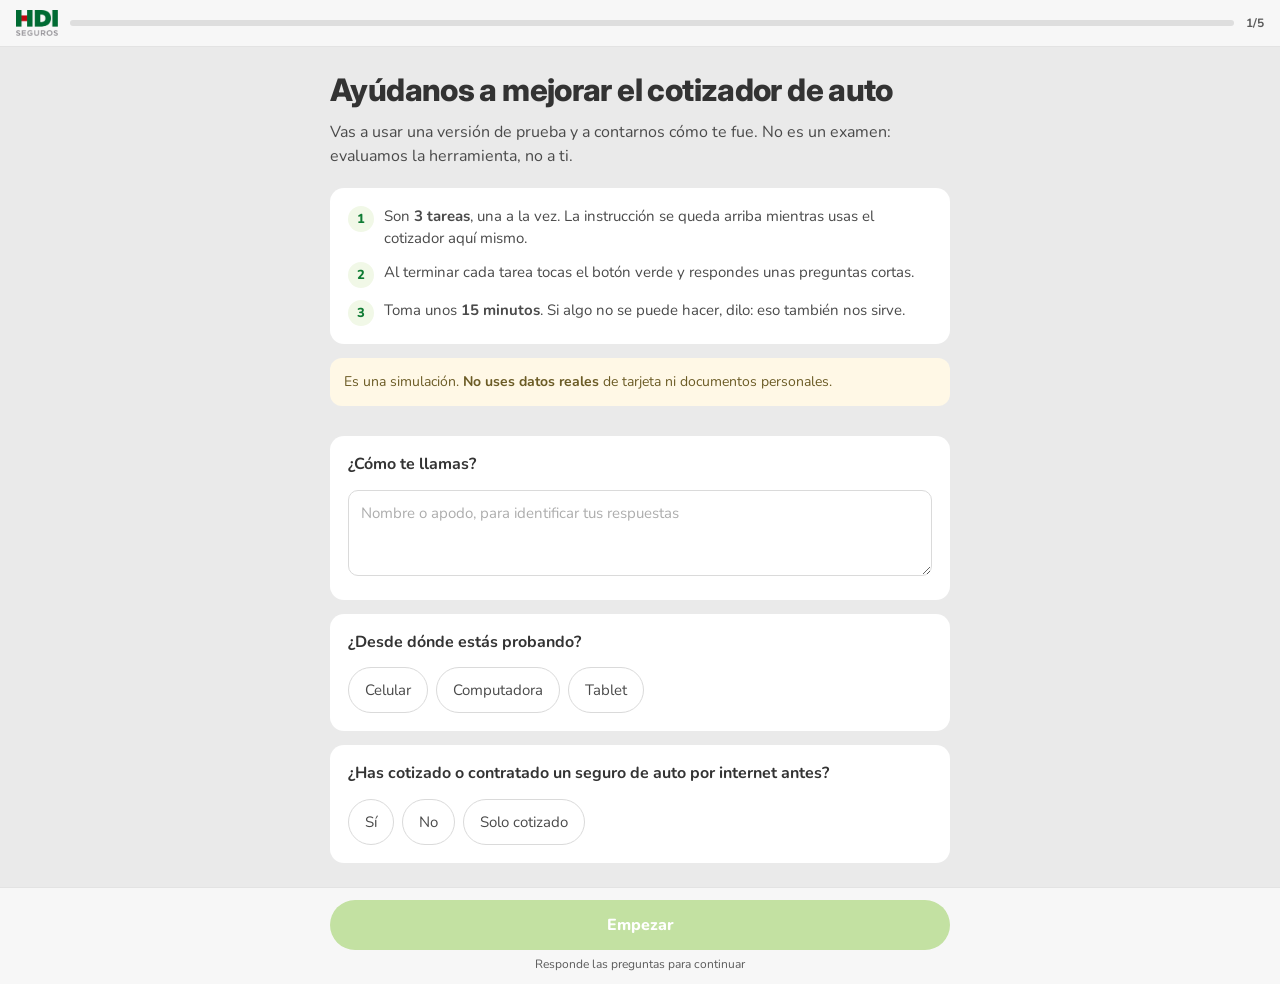
<file: index.html>
<!DOCTYPE html>
<html lang="es">
<head>
<meta charset="utf-8">
<meta name="viewport" content="width=device-width, initial-scale=1">
<title>Ayúdanos a mejorar el cotizador de auto</title>
<link rel="preconnect" href="https://fonts.googleapis.com">
<link rel="preconnect" href="https://fonts.gstatic.com" crossorigin>
<link href="https://fonts.googleapis.com/css2?family=Nunito:wght@400;600;700;800&family=Inter:wght@600;700;800&display=swap" rel="stylesheet">
<link rel="stylesheet" href="./styles.css">
</head>
<body>

<div class="root" id="root" data-task="false">

  <header class="top">
    <img src="./logohdi.png" alt="HDI Seguros">
    <div class="bar-track">
      <div class="bar-bg"><div class="bar-fill" id="barFill" style="width:0%"></div></div>
    </div>
    <div class="counter" id="counter">1/5</div>
  </header>

  <div class="stage" id="stage" data-on="false">
    <div class="task-bar">
      <div class="task-bar-inner">
        <div class="task-kicker" id="taskKicker"></div>
        <div class="task-title" id="taskTitle"></div>
        <div class="task-hint" id="taskHint"></div>
      </div>
    </div>
    <iframe id="cotizadorFrame" src="./cotizador.html" title="Cotizador de auto"></iframe>
  </div>

  <main class="paper pad" id="paper" data-on="true">
    <div class="inner" id="paperInner"></div>
  </main>

  <div class="qwrap" id="qwrap" data-mode="off">
    <div class="qinner">
      <div class="sheet-header" id="sheetHeader"></div>
      <div class="q-list" id="qList"></div>
    </div>
  </div>

  <div class="taskbar" id="taskbar">
    <div class="row">
      <button type="button" class="btn btn-done" id="btnDoneTask">Ya terminé esta tarea</button>
      <button type="button" class="btn btn-stuck" id="btnStuck">Me atoré</button>
    </div>
    <div class="note-row">
      <div class="need" id="taskNeed"></div>
      <div class="done-hint" id="doneHint"></div>
    </div>
  </div>

  <div class="navbar" id="navbar">
    <div class="row">
      <button type="button" class="btn btn-back" id="btnBack">Atrás</button>
      <button type="button" class="btn btn-next" id="btnNext">Empezar</button>
    </div>
    <div class="note" id="navNote"></div>
  </div>

</div>

<script src="./app.js"></script>
</body>
</html>
</file>
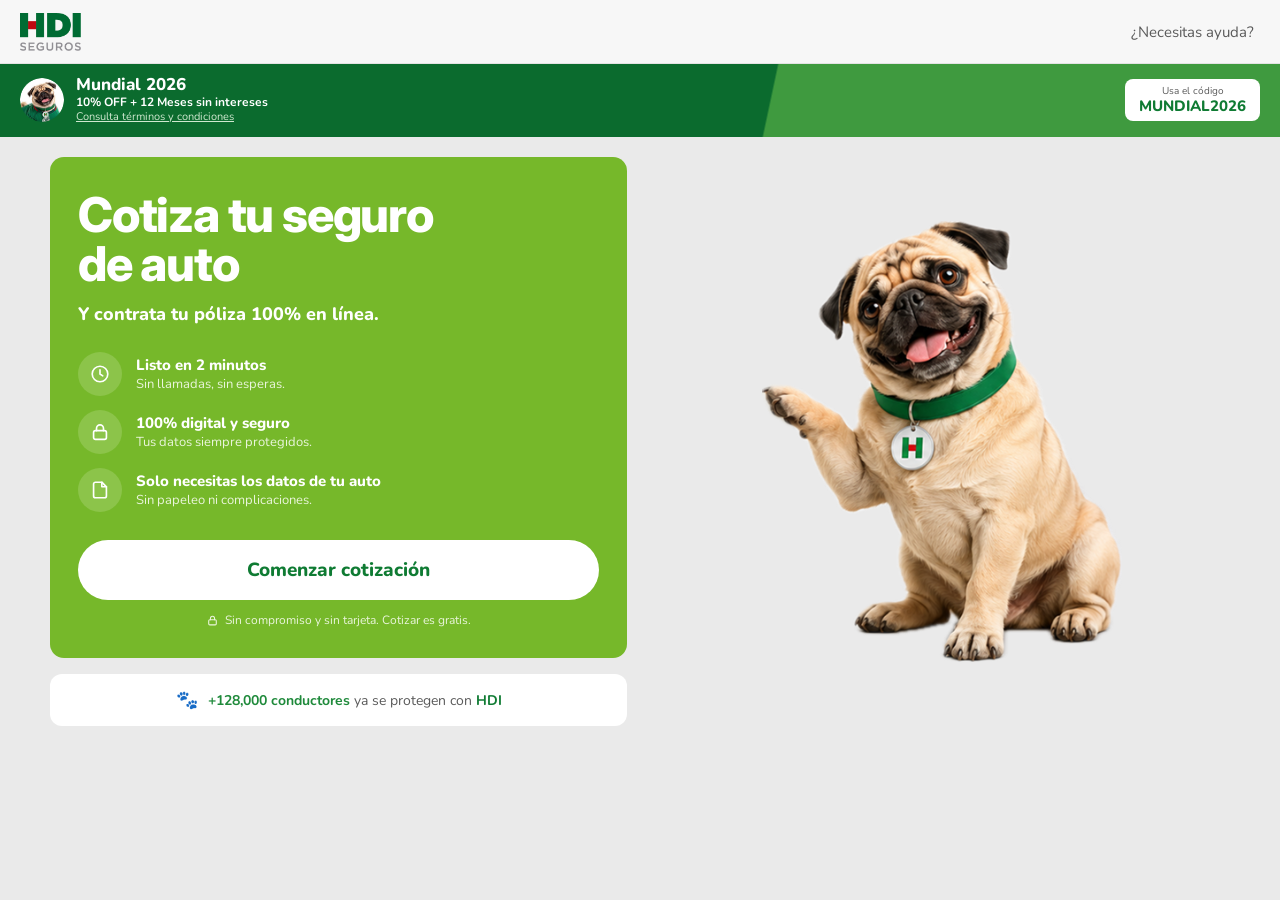
<file: cotizador.html>
<!DOCTYPE html>
<html lang="es">
<head>
<meta charset="utf-8">
<meta name="viewport" content="width=device-width, initial-scale=1">
<title>Cotiza tu seguro de auto — HDI</title>
<link rel="preconnect" href="https://fonts.googleapis.com">
<link rel="preconnect" href="https://fonts.gstatic.com" crossorigin>
<link href="https://fonts.googleapis.com/css2?family=Inter:wght@400;600;700;800;900&family=Nunito:wght@400;600;700;800;900&display=swap" rel="stylesheet">
<style>
*{box-sizing:border-box}
body{margin:0;background:#EAEAEA;font-family:Nunito,sans-serif;color:#333333;-webkit-font-smoothing:antialiased}
a{color:#1F8A3B;text-decoration:none}
a:hover{color:#0F7B33;text-decoration:underline}
input,select,button,textarea{font-family:inherit}
select{-webkit-appearance:none;appearance:none}
input::placeholder{color:#ADADAD}
@keyframes scin{from{opacity:0;transform:translateY(8px)}to{opacity:1;transform:none}}
@keyframes spin{to{transform:rotate(360deg)}}
@keyframes shk{0%,100%{transform:none}25%{transform:translateX(-4px)}75%{transform:translateX(4px)}}
@keyframes scan{0%{top:6%}100%{top:88%}}
@keyframes pulse{0%,100%{opacity:.35}50%{opacity:.9}}
.h1{font-family:Inter,sans-serif;font-weight:800;font-size:40px;line-height:1.04;letter-spacing:-.025em;margin:0;color:#333;text-wrap:pretty}
.sub{font-family:Nunito;font-size:15px;line-height:1.4;color:#4A4A4A;margin:8px 0 0}
.btn{transition:filter .16s ease,transform .1s ease,background .16s ease;cursor:pointer;border:none}
.btn:hover{filter:brightness(1.06)}
.btn:active{transform:scale(.985)}
.btn[disabled]{background:#C3E1A2!important;color:#FFFFFF!important;cursor:not-allowed;filter:none;border-color:#C3E1A2!important}
.card{transition:box-shadow .18s ease,border-color .18s ease}
.opt:hover{box-shadow:0 6px 20px rgba(0,0,0,.09)}
.lnk{cursor:pointer}
.fw input:focus,.fw select:focus{border-color:#76B82A!important}
.fw[data-filled="true"] input,.fw[data-filled="true"] select{border-color:#76B82A!important}
.fw[data-filled="true"] .ic svg{stroke:#76B82A!important}
.fw[data-err="true"] input,.fw[data-err="true"] select{border-color:#E2003C!important;color:#E2003C!important}
.fw[data-err="true"] .ic svg{stroke:#E2003C!important}
.fw[data-dis="true"] input,.fw[data-dis="true"] select{background:#D5D5D5!important;border-color:#D5D5D5!important;color:#8A8A8A!important}
.fw[data-dis="true"] .ic svg{stroke:#A5A5A5!important}
.dig{transition:border-color .15s ease,color .15s ease}
.dig:focus{border-color:#76B82A!important;color:#76B82A!important}
.dig[data-filled="true"]{border-color:#76B82A!important;color:#76B82A!important}
.dgroup[data-err="true"] .dig{border-color:#E2003C!important;color:#E2003C!important}
.pill{display:flex;align-items:center;justify-content:center;gap:6px;background:#C2C2C2;color:#FFFFFF;border:none;font-family:Nunito;font-weight:700;font-size:12px;transition:background .2s ease}
.pill[data-st="done"],.pill[data-st="active"]{background:#76B82A}
.pcard[data-sel="true"]{border-color:#76B82A!important;box-shadow:0 2px 10px rgba(118,184,42,.14)}
.cell[data-on="false"]{color:#BDBDBD}
.only-d{display:none}
.side{display:flex;flex-direction:column}
.stepper{display:flex;flex-direction:row;align-items:center;gap:0}
.conn{background:#C2C2C2}
.ph-box{background:#F2F2F2;border:1.5px dashed #C9C9C9;display:flex;align-items:center;justify-content:center;color:#9E9E9E;font-family:Nunito;font-size:12px;text-align:center;padding:8px}
@media(max-width:899px){
 .promo[data-m="0"]{display:none!important}
 .pill{width:38px;height:38px;padding:0;border-radius:19px;flex:none}
 .pill[data-st="active"]{width:auto;padding:0 14px 0 12px;gap:6px}
 .pill .plabel{display:none}
 .pill[data-st="active"] .plabel{display:inline}
 .conn{width:8px;height:1.5px;margin:0 4px;flex:none}
 .shell{display:flex;flex-direction:column;gap:18px;padding:18px 20px 72px;max-width:640px;margin:0 auto}
 .grid2,.grid3,.grid2n{display:flex;flex-direction:column;gap:16px}
 .half{display:grid;grid-template-columns:1fr 1fr;gap:14px}
}
@media(min-width:900px){
 .only-d{display:block}
 .only-m{display:none!important}
 .h1{font-size:48px;line-height:1.02}
 .stepper{flex-direction:column;align-items:stretch;gap:0}
 .pill{width:100%;height:36px;border-radius:18px;font-size:13px}
 .conn{width:1.5px;height:12px;margin:0 auto;flex:none}
 .shell{display:grid;grid-template-columns:220px minmax(0,1fr);gap:60px;max-width:1220px;margin:0 auto;padding:44px 24px 90px;align-items:start}
 .grid2{display:grid;grid-template-columns:1fr 1fr;gap:20px}
 .grid2n{display:grid;grid-template-columns:minmax(0,1fr) minmax(0,1fr);gap:26px}
 .grid3{display:grid;grid-template-columns:repeat(3,minmax(0,1fr));gap:20px}
 .half{display:grid;grid-template-columns:1fr 1fr;gap:16px}
 .lastrow{display:grid;grid-template-columns:1fr 1fr 1fr 1fr;gap:16px}
}
</style>
</head>
<body>
<div id="screenRoot" data-screen="landing" data-sig="" style="min-height:100vh;background:#EAEAEA;display:flex;flex-direction:column"></div>
<script>
// ============================================================================
// Cotizador de seguro de auto — prototipo autocontenido (vanilla JS).
// Puerto de design/Cotizador Auto.dc.html, sin el runtime de diseño.
// Notifica a la ventana padre (el test) cada vez que cambia de pantalla,
// vía postMessage, y además deja el atributo data-screen como respaldo.
// ============================================================================

const MODELOS = {
  'Nissan Versa': { f: 1.00, v: ['SENSE, L4, 1.6L, 106 CP, 5 PUERTAS, STD', 'ADVANCE, L4, 1.6L, 106 CP, 5 PUERTAS, STD', 'ADVANCE, L4, 1.6L, 106 CP, 5 PUERTAS, CVT', 'EXCLUSIVE, L4, 1.6L, 106 CP, 5 PUERTAS, CVT'] },
  'Nissan March': { f: 0.88, v: ['SENSE, L4, 1.6L, 106 CP, 5 PUERTAS, STD', 'ADVANCE, L4, 1.6L, 106 CP, 5 PUERTAS, CVT', 'SR, L4, 1.6L, 106 CP, 5 PUERTAS, CVT'] },
  'Chevrolet Aveo': { f: 0.90, v: ['LS, L4, 1.5L, 107 CP, 4 PUERTAS, STD', 'LT, L4, 1.5L, 107 CP, 4 PUERTAS, AUT', 'PREMIER, L4, 1.5L, 107 CP, 4 PUERTAS, AUT'] },
  'Volkswagen Jetta': { f: 1.18, v: ['TRENDLINE, L4, 1.4L, 150 CP, 4 PUERTAS, STD', 'COMFORTLINE, L4, 1.4L, 150 CP, 4 PUERTAS, AUT', 'HIGHLINE, L4, 1.4L, 150 CP, 4 PUERTAS, AUT'] },
  'KIA Rio': { f: 0.95, v: ['LX, L4, 1.6L, 121 CP, 4 PUERTAS, STD', 'EX, L4, 1.6L, 121 CP, 4 PUERTAS, AUT', 'EX PACK, L4, 1.6L, 121 CP, 5 PUERTAS, AUT'] },
  'Toyota Corolla': { f: 1.22, v: ['BASE, L4, 1.8L, 139 CP, 4 PUERTAS, CVT', 'LE, L4, 1.8L, 139 CP, 4 PUERTAS, CVT', 'SE, L4, 2.0L, 169 CP, 4 PUERTAS, CVT'] },
  'Honda City': { f: 1.12, v: ['UNIQUE, L4, 1.5L, 119 CP, 4 PUERTAS, STD', 'PRIME, L4, 1.5L, 119 CP, 4 PUERTAS, CVT', 'TOURING, L4, 1.5L, 119 CP, 4 PUERTAS, CVT'] },
  'Mazda 3': { f: 1.30, v: ['I, L4, 2.0L, 155 CP, 4 PUERTAS, STD', 'I GRAND TOURING, L4, 2.5L, 186 CP, 4 PUERTAS, AUT', 'S GRAND TOURING, L4, 2.5L, 186 CP, 5 PUERTAS, AUT'] }
};
const BASE = { rc: 7800, lim: 11760, amp: 17400 };
const ITEMS = {
  rc: ['Responsabilidad Civil (R.C.) Daños a Terceros', 'Asistencia Jurídica'],
  lim: ['Responsabilidad Civil (R.C.) Daños a Terceros', 'Asistencia Jurídica', 'Robo Total', 'Gastos Médicos Ocupantes'],
  amp: ['Gastos Médicos Ocupantes', 'Responsabilidad Civil (R.C.) Daños a Terceros', 'Extensión de R.C.', 'Asistencia Jurídica', 'Daños Materiales', 'Robo Total']
};
const COVS = [
  { k: 'rc', n: 'R.C.', d: 'Cobertura básica', rec: false },
  { k: 'lim', n: 'Limitada', d: 'Cobertura limitada', rec: false },
  { k: 'amp', n: 'Amplia', d: 'Cobertura completa', rec: true }
];
const ALL_ITEMS = ['Responsabilidad Civil (R.C.) Daños a Terceros', 'Asistencia Jurídica', 'Robo Total', 'Gastos Médicos Ocupantes', 'Extensión de R.C.', 'Daños Materiales'];
const CPMAP = { '37000': { c: 'Del Valle', m: 'Guanajuato' }, '06700': { c: 'Roma Norte', m: 'Cuauhtémoc' }, '44100': { c: 'Centro', m: 'Guadalajara' }, '64000': { c: 'Centro', m: 'Monterrey' }, '20000': { c: 'Centro', m: 'Aguascalientes' } };
const FREQS = [{ k: 'mensual', n: 'Mensual' }, { k: 'trimestral', n: 'Trimestral' }, { k: 'anual', n: 'Anual' }];
const STEP_OF = { auto: 1, help: 1, llamar: 1, marcamos: 1, llamamos: 1, contacto: 2, plan: 3, identidad: 4, ine: 4, datos: 4, poliza: 5, pago: 6 };

let state = {
  screen: 'landing',
  nombre: '', cp: ['', '', '', '', ''], marca: '', anio: '', version: '',
  verLoading: false, versiones: [],
  email: '', tel: '', acepto: false, otpSent: false, sending: false, otpCode: '',
  otp: ['', '', '', '', '', ''], otpErr: false, otpShake: 0, resendLeft: 30,
  telL: '', telLDone: '',
  cobertura: 'amp', freq: 'mensual', promo: false, promoLoading: false, expandCov: false, compare: false,
  identMode: null,
  d: { nombre: '', apellidos: '', fecha: '', calle: '', colonia: '', municipio: '', numext: '', numint: '' },
  niv: '', rfc: '', factura: false,
  card: '', exp: '', cvv: '', paying: false, payError: false,
  err: {}, helpOpen: false, toast: ''
};
let versionesTimer = null;
let resendTimer = null;
let lastPostedSig = null;

// --- helpers ---
function $(id) { return document.getElementById(id); }
function esc(s) { return String(s == null ? '' : s).replace(/[&<>"']/g, c => ({ '&': '&amp;', '<': '&lt;', '>': '&gt;', '"': '&quot;', "'": '&#39;' }[c])); }
function digits(s) { return (s || '').replace(/\D/g, ''); }
function fmt2(n) { return Number(n).toLocaleString('es-MX', { minimumFractionDigits: 2, maximumFractionDigits: 2 }); }
function fmt0(n) { return Math.round(Number(n)).toLocaleString('es-MX'); }

function money() {
  const f = (MODELOS[state.marca] || { f: 1 }).f;
  const annual = Math.round(BASE[state.cobertura] * f);
  const per = { mensual: 1, trimestral: 0.97 / 4, anual: 0.85 }[state.freq];
  let amt = Math.round(state.freq === 'mensual' ? annual / 12 : annual * per);
  const amtBase = amt;
  if (state.promo) amt = Math.round(amt * 0.9);
  const after = { mensual: 11, trimestral: 3, anual: 0 }[state.freq];
  const totalBase = annual;
  const totalFinal = state.promo ? Math.round(annual * 0.9) : annual;
  return {
    annual, amt, amtBase, after,
    unit: { mensual: '/mes', trimestral: '/trimestre', anual: '/año' }[state.freq],
    months: { mensual: 1, trimestral: 3, anual: 12 }[state.freq],
    ahorroAnual: annual - Math.round(annual * 0.85),
    ahorroPromo: Math.round(annual * 0.1),
    totalBase, totalFinal
  };
}
function cardMonthly(k) {
  const f = (MODELOS[state.marca] || { f: 1 }).f;
  const annual = Math.round(BASE[k] * f);
  const per = { mensual: 1, trimestral: 0.97 / 4, anual: 0.85 }[state.freq];
  const amt = Math.round(state.freq === 'mensual' ? annual / 12 : annual * per);
  const months = { mensual: 1, trimestral: 3, anual: 12 }[state.freq];
  return Math.round(amt / months);
}
function genOtpCode() {
  return String(Math.floor(100000 + Math.random() * 900000));
}
function genRfc() {
  const ap = (state.d.apellidos || '').trim().toUpperCase().replace(/[^A-ZÑ ]/g, '');
  const no = (state.d.nombre || '').trim().toUpperCase().replace(/[^A-ZÑ ]/g, '');
  const p = ap.split(/\s+/)[0] || 'XXXX';
  const vow = (p.slice(1).match(/[AEIOU]/) || ['X'])[0];
  const f = digits(state.d.fecha);
  const yy = f.slice(4, 8).slice(2) || '00', mm = f.slice(2, 4) || '00', dd = f.slice(0, 2) || '00';
  return (p.slice(0, 2) + vow + (no[0] || 'X') + yy + mm + dd + 'HD1').slice(0, 13);
}
function clearErr(k) { if (state.err[k]) delete state.err[k]; }
function loadVersiones() {
  const m = state.marca, a = state.anio;
  if (!m || !a) { state.versiones = []; state.version = ''; state.verLoading = false; return; }
  state.verLoading = true; state.versiones = []; state.version = '';
  if (versionesTimer) clearTimeout(versionesTimer);
  versionesTimer = setTimeout(() => { state.verLoading = false; state.versiones = (MODELOS[m] || { v: [] }).v; render(); }, 750);
}
function showToast(msg, ms) {
  state.toast = msg; render();
  setTimeout(() => { state.toast = ''; render(); }, ms || 2400);
}

function nav(screen) {
  state.screen = screen;
  state.err = {};
  // El contador de "reenviar código" corre en segundo plano mientras dure
  // la verificación; si no se detiene al salir de "contacto", sigue
  // intentando actualizar un contador que ya no existe en la pantalla y
  // termina forzando un render() completo cada segundo (parpadeo).
  if (screen === 'contacto') {
    if (state.otpSent && state.resendLeft > 0 && !resendTimer) startResendTimer();
  } else if (resendTimer) {
    clearInterval(resendTimer);
    resendTimer = null;
  }
  render();
  window.scrollTo(0, 0);
}

function postScreenIfChanged() {
  const sig = [state.screen, state.cobertura, state.freq, state.promo ? 1 : 0].join('|');
  if (sig === lastPostedSig) return;
  lastPostedSig = sig;
  try {
    window.parent.postMessage({ type: 'screen', screen: state.screen, sig: sig }, '*');
  } catch (e) {}
}

// --- iconos reutilizados (SVG inline, copiados del prototipo) ---
const ICON_CAR = '<svg width="20" height="20" viewBox="0 0 24 24" fill="none" stroke="#8CC44A" stroke-width="1.7" stroke-linecap="round" stroke-linejoin="round"><path d="M3 13h18l-1.4-4.2A2 2 0 0 0 17.7 7H6.3a2 2 0 0 0-1.9 1.8L3 13z"></path><path d="M3 13v4h18v-4"></path><circle cx="7" cy="17" r="1.5"></circle><circle cx="17" cy="17" r="1.5"></circle></svg>';
const ICON_SHIELD = '<svg width="20" height="20" viewBox="0 0 24 24" fill="none" stroke="#8CC44A" stroke-width="1.7" stroke-linecap="round" stroke-linejoin="round"><path d="M12 3l7 3v6c0 4.2-2.9 7.6-7 9-4.1-1.4-7-4.8-7-9V6l7-3z"></path></svg>';
const ICON_CARD = '<svg width="20" height="20" viewBox="0 0 24 24" fill="none" stroke="#8CC44A" stroke-width="1.7" stroke-linecap="round" stroke-linejoin="round"><rect x="2.5" y="5.5" width="19" height="13" rx="2.5"></rect><path d="M2.5 10h19"></path></svg>';
const ICON_ARROW = '<svg width="18" height="18" viewBox="0 0 24 24" fill="none" stroke="#76B82A" stroke-width="2.4" stroke-linecap="round" stroke-linejoin="round"><path d="M9 5l7 7-7 7"></path></svg>';
const ICON_CHEVRON = '<svg width="20" height="20" viewBox="0 0 24 24" fill="none" stroke="#A5A5A5" stroke-width="2" stroke-linecap="round" stroke-linejoin="round"><path d="M5 9l7 7 7-7"></path></svg>';
const ICON_WA = '<svg width="24" height="24" viewBox="0 0 24 24" fill="none" stroke="#1F8A3B" stroke-width="1.7" stroke-linecap="round" stroke-linejoin="round"><path d="M20 11.8A8 8 0 0 1 8.6 19L4 20l1.1-4.4A8 8 0 1 1 20 11.8z"></path></svg>';
const ICON_PHONE = '<svg width="24" height="24" viewBox="0 0 24 24" fill="none" stroke="#1F8A3B" stroke-width="1.7" stroke-linecap="round" stroke-linejoin="round"><path d="M6.6 3.5h2.2l1.4 3.4-1.8 1.3a11 11 0 0 0 5.4 5.4l1.3-1.8 3.4 1.4v2.2c0 1.1-.9 2-2 2A14.5 14.5 0 0 1 4.6 5.5c0-1.1.9-2 2-2z"></path></svg>';
const ICON_CLOCK = '<svg width="24" height="24" viewBox="0 0 24 24" fill="none" stroke="#1F8A3B" stroke-width="1.7" stroke-linecap="round"><circle cx="12" cy="12" r="8.5"></circle><path d="M12 7.5V12l3 2"></path></svg>';
const ICON_USER = '<svg width="21" height="21" viewBox="0 0 24 24" fill="none" stroke="#A5A5A5" stroke-width="1.7" stroke-linecap="round"><circle cx="12" cy="8.5" r="3.2"></circle><path d="M5.5 20c1-3.2 3.6-5 6.5-5s5.5 1.8 6.5 5"></path></svg>';
const ICON_CHECK_CIRCLE = '<svg width="22" height="22" viewBox="0 0 24 24" fill="none" stroke="#76B82A" stroke-width="1.8" stroke-linecap="round" stroke-linejoin="round"><circle cx="12" cy="12" r="9.2"></circle><path d="M8 12.2l2.6 2.6L16.2 9"></path></svg>';
const ICON_CLOSE = '<svg width="22" height="22" viewBox="0 0 24 24" fill="none" stroke="#8A8A8A" stroke-width="2.2" stroke-linecap="round"><path d="M6 6l12 12M18 6L6 18"></path></svg>';

function ph(label, extraStyle) {
  return '<div class="ph-box" style="' + (extraStyle || '') + '">' + esc(label) + '</div>';
}

// ----------------------------------------------------------------------------
// Render
// ----------------------------------------------------------------------------

function fieldWrap(opts) {
  // opts: {label, req, filled, err, dis, id, input, errMsg, note}
  return '<div class="fw" data-filled="' + (opts.filled ? 'true' : 'false') + '" data-err="' + (opts.err ? 'true' : 'false') + '"' + (opts.dis ? ' data-dis="true"' : '') + ' style="display:flex;flex-direction:column;gap:6px">' +
    '<label style="font-family:Nunito;font-size:13px;font-weight:700;color:#333">' + opts.label + (opts.req !== false ? ' <span style="color:#E2003C">*</span>' : '') + '</label>' +
    '<div style="position:relative">' + opts.input + '</div>' +
    (opts.note || '') +
    (opts.err && opts.errMsg ? '<div class="field-error" style="font-family:Nunito;font-size:12px;color:#E2003C">' + opts.errMsg + '</div>' : '') +
    '</div>';
}

function renderHeader() {
  return '<header style="background:#F7F7F7;border-bottom:1px solid #E3E3E3;padding:0 20px;height:64px;display:flex;align-items:center;justify-content:space-between;position:sticky;top:0;z-index:40">' +
    '<div data-action="goHome" class="lnk" style="display:flex;align-items:center"><img src="./logohdi.png" alt="HDI Seguros" style="height:38px;width:auto;display:block"></div>' +
    '<button type="button" data-action="openHelp" class="btn" style="background:none;font-family:Nunito;font-size:15px;color:#5A5A5A">¿Necesitas ayuda?</button>' +
    '</header>';
}

function renderPromo() {
  const onMobile = state.screen === 'landing' || state.screen === 'plan';
  return '<div class="promo" data-m="' + (onMobile ? '1' : '0') + '" style="display:flex;align-items:center;justify-content:space-between;gap:12px;padding:12px 20px;background:linear-gradient(102deg,#0B6B2E 0%,#0B6B2E 60%,#3F9A3F 60.15%,#3F9A3F 100%);position:relative;overflow:hidden">' +
    '<div style="display:flex;align-items:center;gap:12px;min-width:0">' +
    '<img src="./icono-promocion.png" alt="Hugo" style="width:44px;height:44px;border-radius:22px;flex:none;object-fit:cover;display:block">' +
    '<div style="min-width:0">' +
    '<div style="font-family:Nunito;font-weight:800;font-size:17px;color:#FFFFFF;line-height:1.1">Mundial 2026</div>' +
    '<div style="font-family:Nunito;font-weight:700;font-size:12px;color:#FFFFFF;line-height:1.3">10% OFF + 12 Meses sin intereses</div>' +
    '<div style="font-family:Nunito;font-size:11px;color:#CFE8CF;line-height:1.3;text-decoration:underline">Consulta términos y condiciones</div>' +
    '</div></div>' +
    '<div style="background:#FFFFFF;border-radius:8px;padding:6px 14px;text-align:center;flex:none">' +
    '<div style="font-family:Nunito;font-size:10px;color:#5A5A5A;line-height:1.2">Usa el código</div>' +
    '<div style="font-family:Nunito;font-weight:800;font-size:15px;color:#0F7B33;line-height:1.2">MUNDIAL2026</div>' +
    '</div></div>';
}

function renderLanding() {
  return '<main style="animation:scin .24s ease both;padding:20px 20px 70px;max-width:1220px;margin:0 auto;width:100%">' +
    '<div class="grid2n" style="align-items:center">' +
    '<div>' +
    '<div style="background:#76B82A;border-radius:14px;padding:34px 28px 30px">' +
    '<h1 class="h1" style="color:#FFFFFF">Cotiza tu seguro de auto</h1>' +
    '<div style="font-family:Nunito;font-weight:800;font-size:18px;color:#FFFFFF;margin-top:14px">Y contrata tu póliza 100% en línea.</div>' +
    '<div style="display:flex;flex-direction:column;gap:14px;margin-top:26px">' +
    landingBullet('<circle cx="12" cy="12" r="8.5"></circle><path d="M12 7.5V12l3 2"></path>', 'Listo en 2 minutos', 'Sin llamadas, sin esperas.') +
    landingBullet('<rect x="5" y="10.5" width="14" height="9.5" rx="2"></rect><path d="M8.2 10.5V8a3.8 3.8 0 0 1 7.6 0v2.5"></path>', '100% digital y seguro', 'Tus datos siempre protegidos.') +
    landingBullet('<path d="M14 3.5H7a2 2 0 0 0-2 2v13a2 2 0 0 0 2 2h10a2 2 0 0 0 2-2V8.5L14 3.5z"></path><path d="M14 3.5v5h5"></path>', 'Solo necesitas los datos de tu auto', 'Sin papeleo ni complicaciones.') +
    '</div>' +
    '<button type="button" data-action="start" class="btn" style="width:100%;height:60px;border-radius:30px;background:#FFFFFF;color:#0F7B33;font-family:Nunito;font-weight:800;font-size:19px;margin-top:28px">Comenzar cotización</button>' +
    '<div style="display:flex;align-items:center;justify-content:center;gap:6px;margin-top:12px">' +
    '<svg width="13" height="13" viewBox="0 0 24 24" fill="none" stroke="#EAF5DC" stroke-width="2" stroke-linecap="round"><rect x="5" y="10.5" width="14" height="9.5" rx="2"></rect><path d="M8.2 10.5V8a3.8 3.8 0 0 1 7.6 0v2.5"></path></svg>' +
    '<span style="font-family:Nunito;font-size:12px;color:#EAF5DC">Sin compromiso y sin tarjeta. Cotizar es gratis.</span>' +
    '</div></div>' +
    '<div style="background:#FFFFFF;border-radius:12px;padding:14px 18px;margin-top:16px;display:flex;align-items:center;justify-content:center;gap:10px">' +
    '<span style="font-size:18px">🐾</span>' +
    '<span style="font-family:Nunito;font-size:14px;color:#5A5A5A"><b style="color:#1F8A3B">+128,000 conductores</b> ya se protegen con <b style="color:#0F7B33">HDI</b></span>' +
    '</div></div>' +
    '<div style="position:relative;min-height:320px;display:flex;align-items:flex-end;justify-content:center">' +
    '<img src="./hugo-home-desk.png" alt="Hugo, la mascota de HDI" style="width:100%;max-width:360px;height:auto;display:block;object-fit:contain">' +
    '</div></div></main>';
}
function landingBullet(pathSvg, title, sub) {
  return '<div style="display:flex;align-items:center;gap:14px">' +
    '<span style="width:44px;height:44px;border-radius:22px;background:#8CC44A;display:flex;align-items:center;justify-content:center;flex:none"><svg width="22" height="22" viewBox="0 0 24 24" fill="none" stroke="#FFFFFF" stroke-width="1.8" stroke-linecap="round" stroke-linejoin="round">' + pathSvg + '</svg></span>' +
    '<div><div style="font-family:Nunito;font-weight:800;font-size:15px;color:#FFFFFF">' + title + '</div><div style="font-family:Nunito;font-size:13px;color:#EAF5DC">' + sub + '</div></div></div>';
}

function renderAside() {
  const step = STEP_OF[state.screen] || 1;
  const stp = i => step > i ? 'done' : (step === i ? 'active' : 'todo');
  const pills = [
    [1, 'auto', ICON_CAR.replace('#8CC44A', '#FFFFFF'), 'Auto'],
    [2, 'contacto', '<svg width="17" height="17" viewBox="0 0 24 24" fill="none" stroke="#FFFFFF" stroke-width="1.8" stroke-linecap="round" stroke-linejoin="round"><rect x="3" y="5" width="18" height="14" rx="2.5"></rect><circle cx="9" cy="11" r="2"></circle><path d="M6 16.2c.8-1.4 1.9-2 3-2s2.2.6 3 2M14.5 10h3.5M14.5 13h3.5"></path></svg>', 'Contacto'],
    [3, 'plan', '<svg width="17" height="17" viewBox="0 0 24 24" fill="none" stroke="#FFFFFF" stroke-width="1.8" stroke-linecap="round" stroke-linejoin="round"><path d="M3.5 12.6V4.5a1 1 0 0 1 1-1h8.1L20.5 11l-8.9 8.9-8.1-7.3z"></path><circle cx="7.6" cy="7.6" r="1.3"></circle></svg>', 'Plan'],
    [4, 'identidad', '<svg width="17" height="17" viewBox="0 0 24 24" fill="none" stroke="#FFFFFF" stroke-width="1.8" stroke-linecap="round" stroke-linejoin="round"><circle cx="12" cy="12" r="9"></circle><circle cx="12" cy="10" r="2.6"></circle><path d="M6.6 18.4c1.3-1.9 3.2-2.9 5.4-2.9s4.1 1 5.4 2.9"></path></svg>', 'Identidad'],
    [5, 'poliza', '<svg width="17" height="17" viewBox="0 0 24 24" fill="none" stroke="#FFFFFF" stroke-width="1.8" stroke-linecap="round" stroke-linejoin="round"><path d="M12 3l7 3v6c0 4.2-2.9 7.6-7 9-4.1-1.4-7-4.8-7-9V6l7-3z"></path><path d="M9 12l2.2 2.2L15.5 10"></path></svg>', 'Póliza'],
    [6, 'pago', '<svg width="17" height="17" viewBox="0 0 24 24" fill="none" stroke="#FFFFFF" stroke-width="1.8" stroke-linecap="round" stroke-linejoin="round"><rect x="2.5" y="5.5" width="19" height="13" rx="2.5"></rect><path d="M2.5 10h19"></path></svg>', 'Pago']
  ];
  const canBack = state.screen !== 'auto';
  return '<aside class="side">' +
    '<div style="display:flex;align-items:center;gap:2px;margin-bottom:10px">' +
    (canBack ? '<button type="button" data-action="back" class="btn lnk" style="background:none;padding:0 4px 0 0;display:flex;align-items:center"><svg width="14" height="14" viewBox="0 0 24 24" fill="none" stroke="#9E9E9E" stroke-width="2.4" stroke-linecap="round" stroke-linejoin="round"><path d="M15 5l-7 7 7 7"></path></svg></button>' : '') +
    '<span style="font-family:Nunito;font-size:12px;font-weight:700;color:#9E9E9E">Paso ' + step + ' de 6</span></div>' +
    '<div class="stepper" style="justify-content:flex-start">' +
    pills.map((p, idx) => {
      const [num, screen, svg, label] = p;
      const sep = idx > 0 ? '<span class="conn"></span>' : '';
      return sep + '<button type="button" class="pill btn" data-st="' + stp(num) + '" data-action="goStep" data-step="' + num + '">' + svg + '<span class="plabel">' + label + '</span></button>';
    }).join('') +
    '</div></aside>';
}

function renderAuto() {
  const e = state.err;
  const cpErr = !!e.cp;
  const cpDigits = state.cp.map((v, i) => '<input class="dig" data-filled="' + (v !== '' ? 'true' : 'false') + '" data-i="' + i + '" data-action="cpDigit" value="' + esc(v) + '" inputmode="numeric" maxlength="1" style="width:52px;height:52px;border-radius:26px;border:1.5px solid #E0E0E0;background:#fff;text-align:center;font-family:Nunito;font-size:19px;font-weight:700;color:#B5B5B5;outline:none">').join('');
  const verDis = state.verLoading || !state.marca || !state.anio;
  const verPh = state.verLoading ? 'Buscando versiones...' : (!state.marca || !state.anio ? 'Selecciona marca y año' : 'Versión');
  const anios = []; for (let y = 2026; y >= 2012; y--) anios.push(String(y));

  return '<section style="animation:scin .24s ease both">' +
    '<h1 class="h1"><span style="color:#76B82A">Tú</span> y tu <span style="color:#76B82A">auto</span></h1>' +
    '<p class="sub">Lo mínimo para darte un precio real.</p>' +
    '<div class="grid2" style="margin-top:22px">' +
    fieldWrap({
      label: 'Nombre completo', filled: state.nombre.trim().length > 1, err: !!e.nombre,
      input: '<input data-action="nombreInput" value="' + esc(state.nombre) + '" placeholder="¿Cómo te llamas?" style="width:100%;height:52px;border-radius:26px;border:1.5px solid #E0E0E0;background:#fff;padding:0 50px 0 20px;font-family:Nunito;font-size:15px;color:#333;outline:none"><span class="ic" style="position:absolute;right:18px;top:50%;transform:translateY(-50%);display:flex;pointer-events:none">' + ICON_USER + '</span>',
      errMsg: 'Escribe tu nombre y apellidos'
    }) +
    '<div style="display:flex;flex-direction:column;gap:6px">' +
    '<label style="font-family:Nunito;font-size:13px;font-weight:700;color:#333">Código postal <span style="color:#E2003C">*</span></label>' +
    '<div class="dgroup" data-err="' + (cpErr ? 'true' : 'false') + '" style="display:flex;gap:12px">' + cpDigits + '</div>' +
    '<div style="display:flex;align-items:center;gap:5px"><svg width="13" height="13" viewBox="0 0 24 24" fill="none" stroke="#9E9E9E" stroke-width="1.9" stroke-linecap="round"><circle cx="12" cy="12" r="9"></circle><path d="M12 11v5.5M12 7.8v.2"></path></svg><span style="font-family:Nunito;font-size:12px;color:#8A8A8A">Con esto calculamos el precio de tu seguro.</span></div>' +
    (cpErr ? '<div style="font-family:Nunito;font-size:12px;color:#E2003C">Ingresa los 5 dígitos de tu código postal</div>' : '') +
    '</div></div>' +
    '<div class="grid2" style="margin-top:20px">' +
    fieldWrap({
      label: 'Marca y Modelo', filled: !!state.marca, err: !!e.marca,
      input: '<select data-action="marcaSelect" style="width:100%;height:52px;border-radius:26px;border:1.5px solid #E0E0E0;background:#fff;padding:0 50px 0 20px;font-family:Nunito;font-size:15px;color:#333;outline:none"><option value="">Eje. Nissan March</option>' + Object.keys(MODELOS).map(m => '<option value="' + esc(m) + '"' + (state.marca === m ? ' selected' : '') + '>' + esc(m) + '</option>').join('') + '</select><span class="ic" style="position:absolute;right:18px;top:50%;transform:translateY(-50%);display:flex;pointer-events:none">' + ICON_CHEVRON + '</span>',
      errMsg: 'Selecciona la marca y modelo'
    }) +
    fieldWrap({
      label: 'Año', filled: !!state.anio, err: !!e.anio,
      input: '<select data-action="anioSelect" style="width:100%;height:52px;border-radius:26px;border:1.5px solid #E0E0E0;background:#fff;padding:0 50px 0 20px;font-family:Nunito;font-size:15px;color:#333;outline:none"><option value="">Año</option>' + anios.map(a => '<option value="' + a + '"' + (state.anio === a ? ' selected' : '') + '>' + a + '</option>').join('') + '</select><span class="ic" style="position:absolute;right:18px;top:50%;transform:translateY(-50%);display:flex;pointer-events:none">' + ICON_CHEVRON + '</span>',
      errMsg: 'Selecciona el año'
    }) +
    '</div>' +
    '<div style="margin-top:20px">' +
    fieldWrap({
      label: 'Versión', filled: !!state.version, err: !!e.version, dis: verDis,
      input: '<select data-action="versionSelect" ' + (verDis ? 'disabled' : '') + ' style="width:100%;height:52px;border-radius:26px;border:1.5px solid #E0E0E0;background:#fff;padding:0 50px 0 20px;font-family:Nunito;font-size:15px;color:#333;outline:none"><option value="">' + verPh + '</option>' + state.versiones.map(v => '<option value="' + esc(v) + '"' + (state.version === v ? ' selected' : '') + '>' + esc(v) + '</option>').join('') + '</select><span class="ic" style="position:absolute;right:18px;top:50%;transform:translateY(-50%);display:flex;pointer-events:none">' + ICON_CHEVRON + '</span>' + (state.verLoading ? '<span style="position:absolute;right:46px;top:50%;transform:translateY(-50%);width:16px;height:16px;border:2px solid #DDE9CE;border-top-color:#76B82A;border-radius:8px;animation:spin .7s linear infinite"></span>' : ''),
      errMsg: 'Selecciona la versión de tu auto'
    }) +
    '</div>' +
    '<div style="display:flex;justify-content:center;margin-top:26px"><span data-action="goHelp" class="lnk" style="font-family:Nunito;font-size:14px;color:#1F8A3B;text-decoration:underline">¿No encuentras información de tu auto?</span></div>' +
    '<div style="display:flex;justify-content:flex-end;margin-top:18px"><button type="button" data-action="submitAuto" class="btn" style="width:100%;max-width:380px;height:62px;border-radius:31px;background:#76B82A;color:#fff;font-family:Nunito;font-weight:800;font-size:21px">Continuar</button></div>' +
    '</section>';
}

function helpOption(icon, title, sub, action, href) {
  const tag = href ? 'a href="' + href + '" target="_blank"' : 'div data-action="' + action + '"';
  const closeTag = href ? 'a' : 'div';
  return '<' + tag + ' class="opt card lnk" style="background:#fff;border-radius:28px;padding:18px 20px;display:flex;align-items:center;gap:14px;text-decoration:none">' +
    icon + '<div style="flex:1;min-width:0"><div style="font-family:Nunito;font-weight:800;font-size:16px;color:#0F7B33">' + title + '</div><div style="font-family:Nunito;font-size:12px;color:#7A7A7A">' + sub + '</div></div>' + ICON_ARROW + '</' + closeTag + '>';
}

function renderHelp() {
  return '<section style="animation:scin .24s ease both">' +
    '<h1 class="h1">Te ayudamos a <span style="color:#76B82A">encontrarlo</span></h1>' +
    '<p class="sub">Algunas versiones no aparecen en la lista. Un asesor lo identifica contigo y sigues con tu cotización sin volver a empezar.</p>' +
    '<div class="grid2" style="margin-top:22px">' +
    helpOption(ICON_WA, 'Escríbenos por WhatsApp', 'Dile a un asesor qué vehículo es el que buscas.', null, 'https://wa.me/528000196000') +
    helpOption(ICON_PHONE, 'Llamar a un asesor', 'Lun a vie 8:00 - 20:00 | sáb 9:00 - 14:00', 'goLlamar') +
    helpOption(ICON_CLOCK, 'Que me llamen a mí', 'Nos dejas tu número y te marcamos.', 'goMarcamos') +
    '</div>' +
    '<div style="display:flex;justify-content:center;margin-top:30px"><span data-action="goAuto" class="lnk" style="font-family:Nunito;font-size:15px;color:#1F8A3B;text-decoration:underline">Volver a intentar</span></div>' +
    '</section>';
}

function renderLlamar() {
  return '<section style="animation:scin .24s ease both;max-width:460px">' +
    '<h1 class="h1">Llama a un <span style="color:#76B82A">asesor</span></h1>' +
    '<p class="sub">Lun a vie 8:00 - 20:00 | sáb 9:00 - 14:00</p>' +
    '<div style="background:#fff;border:1.5px solid #76B82A;border-radius:16px;padding:16px;text-align:center;margin-top:22px">' +
    '<div style="display:flex;align-items:center;justify-content:center;gap:7px">' + ICON_PHONE.replace('24" height="24"', '17" height="17"') + '<span style="font-family:Nunito;font-weight:700;font-size:15px;color:#1F8A3B">Centro de atención</span></div>' +
    '<div style="font-family:Nunito;font-weight:800;font-size:26px;color:#333;margin-top:4px">800 019 6000</div></div>' +
    '<a href="tel:8000196000" class="btn" style="display:flex;align-items:center;justify-content:center;width:100%;height:62px;border-radius:31px;background:#76B82A;color:#fff;font-family:Nunito;font-weight:800;font-size:21px;margin-top:20px;text-decoration:none">Llamar ahora</a>' +
    '<div style="display:flex;justify-content:center;margin-top:24px"><span data-action="goHelp" class="lnk" style="font-family:Nunito;font-size:15px;color:#1F8A3B;text-decoration:underline">Ver las otras opciones</span></div>' +
    '</section>';
}

function renderMarcamos() {
  const e = state.err;
  return '<section style="animation:scin .24s ease both;max-width:460px">' +
    '<h1 class="h1">Te <span style="color:#76B82A">marcamos</span></h1>' +
    '<p class="sub">Déjanos tu celular y un asesor te llama en menos de 10 minutos dentro del horario de atención.</p>' +
    '<div style="margin-top:22px">' +
    fieldWrap({
      label: 'Teléfono celular', filled: digits(state.telL).length === 10, err: !!e.telL,
      input: '<input data-action="telLInput" value="' + esc(state.telL) + '" inputmode="numeric" placeholder="55 0000 0000" style="width:100%;height:52px;border-radius:26px;border:1.5px solid #E0E0E0;background:#fff;padding:0 50px 0 20px;font-family:Nunito;font-size:15px;color:#333;outline:none"><span class="ic" style="position:absolute;right:18px;top:50%;transform:translateY(-50%);display:flex;pointer-events:none">' + ICON_PHONE.replace('24" height="24"', '21" height="21"').replace('#1F8A3B', '#A5A5A5') + '</span>',
      errMsg: 'Ingresa un celular a 10 dígitos'
    }) + '</div>' +
    '<button type="button" data-action="solicitar" class="btn" style="width:100%;height:62px;border-radius:31px;background:#76B82A;color:#fff;font-family:Nunito;font-weight:800;font-size:21px;margin-top:20px">Solicitar llamada</button>' +
    '<div style="display:flex;justify-content:center;margin-top:24px"><span data-action="goHelp" class="lnk" style="font-family:Nunito;font-size:15px;color:#1F8A3B;text-decoration:underline">Ver las otras opciones</span></div>' +
    '</section>';
}

function renderLlamamos() {
  return '<section style="animation:scin .24s ease both;max-width:460px">' +
    '<h1 class="h1">Te <span style="color:#76B82A">llamamos</span></h1>' +
    '<p class="sub">Un asesor marcará al ' + esc(state.telLDone || state.telL) + ' en menos de 10 minutos. Mientras, puedes seguir con tu cotización.</p>' +
    '<button type="button" data-action="goAuto" class="btn" style="width:100%;height:62px;border-radius:31px;background:#76B82A;color:#fff;font-family:Nunito;font-weight:800;font-size:21px;margin-top:22px">Volver a cotizar</button>' +
    '</section>';
}

function renderContacto() {
  const e = state.err;
  let html = '<section style="animation:scin .24s ease both">' +
    '<h1 class="h1">¿Dónde te <span style="color:#76B82A">contactamos</span>?</h1>' +
    '<p class="sub">Con esto te enviamos tu cotización y guardamos tu precio.</p>' +
    '<div class="grid2" style="margin-top:22px">' +
    fieldWrap({
      label: 'Correo electrónico', filled: /.+@.+\..+/.test(state.email), err: !!e.email,
      input: '<input data-action="emailInput" value="' + esc(state.email) + '" inputmode="email" placeholder="tú@correo.com" style="width:100%;height:52px;border-radius:26px;border:1.5px solid #E0E0E0;background:#fff;padding:0 50px 0 20px;font-family:Nunito;font-size:15px;color:#333;outline:none"><span class="ic" style="position:absolute;right:18px;top:50%;transform:translateY(-50%);display:flex;pointer-events:none"><svg width="21" height="21" viewBox="0 0 24 24" fill="none" stroke="#A5A5A5" stroke-width="1.7" stroke-linecap="round" stroke-linejoin="round"><rect x="3" y="5.5" width="18" height="13" rx="2.5"></rect><path d="M3.8 6.9L12 12.6l8.2-5.7"></path></svg></span>',
      errMsg: 'Ingresa un correo electrónico válido'
    }) +
    fieldWrap({
      label: 'Teléfono celular', filled: digits(state.tel).length === 10, err: !!e.tel,
      input: '<input data-action="telInput" value="' + esc(state.tel) + '" inputmode="numeric" placeholder="55 0000 0000" style="width:100%;height:52px;border-radius:26px;border:1.5px solid #E0E0E0;background:#fff;padding:0 50px 0 20px;font-family:Nunito;font-size:15px;color:#333;outline:none"><span class="ic" style="position:absolute;right:18px;top:50%;transform:translateY(-50%);display:flex;pointer-events:none">' + ICON_PHONE.replace('24" height="24"', '21" height="21"').replace('#1F8A3B', '#A5A5A5') + '</span>',
      errMsg: 'Ingresa un celular a 10 dígitos'
    }) +
    '</div>' +
    '<div style="display:flex;align-items:flex-start;gap:10px;margin-top:18px">' +
    '<button type="button" data-action="toggleAcepto" class="btn" style="width:22px;height:22px;border-radius:5px;border:1.8px solid #76B82A;background:#fff;flex:none;display:flex;align-items:center;justify-content:center;margin-top:1px;padding:0">' + (state.acepto ? '<svg width="14" height="14" viewBox="0 0 24 24" fill="none" stroke="#76B82A" stroke-width="3.2" stroke-linecap="round" stroke-linejoin="round"><path d="M5 12.5l4.5 4.5L19 7"></path></svg>' : '') + '</button>' +
    '<span style="font-family:Nunito;font-size:14px;color:#4A4A4A;line-height:1.35">Acepto recibir mi cotización, así como los <a href="#terminos">Términos y Condiciones</a> y el <a href="#privacidad">Aviso de Privacidad</a></span>' +
    '</div>' +
    (e.acepto ? '<div style="font-family:Nunito;font-size:12px;color:#E2003C;margin-top:6px">Necesitas aceptar los términos para continuar</div>' : '');

  if (!state.otpSent) {
    html += '<div style="display:flex;justify-content:center;margin-top:26px"><button type="button" data-action="sendOtp" class="btn" ' + (state.sending ? 'disabled' : '') + ' style="width:100%;max-width:380px;height:62px;border-radius:31px;background:#76B82A;color:#fff;font-family:Nunito;font-weight:800;font-size:19px;display:flex;align-items:center;justify-content:center;gap:10px">' +
      (state.sending ? '<span style="width:17px;height:17px;border:2.5px solid rgba(255,255,255,.45);border-top-color:#fff;border-radius:9px;animation:spin .7s linear infinite"></span>' : '') +
      (state.sending ? 'Enviando código...' : 'Enviar código de verificación') + '</button></div>';
  } else {
    const otpDigits = state.otp.map((v, i) => '<input class="dig" data-filled="' + (v !== '' ? 'true' : 'false') + '" data-i="' + i + '" data-action="otpDigit" value="' + esc(v) + '" inputmode="numeric" maxlength="1" style="width:52px;height:52px;border-radius:26px;border:1.5px solid #E0E0E0;background:#fff;text-align:center;font-family:Nunito;font-size:19px;font-weight:700;color:#B5B5B5;outline:none">').join('');
    html += '<div style="background:#fff;border:1.5px solid #76B82A;border-radius:16px;padding:16px 18px;margin-top:22px">' +
      '<div style="display:flex;align-items:center;gap:8px"><svg width="19" height="19" viewBox="0 0 24 24" fill="none" stroke="#1F8A3B" stroke-width="1.8" stroke-linecap="round" stroke-linejoin="round"><path d="M20 4.5H4a1 1 0 0 0-1 1v9a1 1 0 0 0 1 1h3v4l4-4h9a1 1 0 0 0 1-1v-9a1 1 0 0 0-1-1z"></path></svg><span style="font-family:Nunito;font-weight:800;font-size:16px;color:#1F8A3B">Tu código de verificación</span></div>' +
      '<div style="font-family:Nunito;font-size:13px;color:#4A4A4A;line-height:1.45;margin-top:6px">Este es un prototipo de prueba: no te llega ningún WhatsApp real. Usa el código de aquí abajo para continuar.</div>' +
      '<div style="text-align:center;background:#F1F8E7;border-radius:12px;padding:14px;margin-top:12px;font-family:Inter,sans-serif;font-weight:800;font-size:30px;letter-spacing:.2em;color:#1F8A3B">' + esc(state.otpCode) + '</div>' +
      '</div>' +
      '<div style="margin-top:20px">' +
      '<label style="font-family:Nunito;font-size:13px;font-weight:700;color:#333">Código de verificación <span style="color:#E2003C">*</span></label>' +
      '<div class="dgroup" data-err="' + (state.otpErr ? 'true' : 'false') + '" style="display:flex;gap:11px;margin-top:8px;animation:' + (state.otpShake ? 'shk .3s ease' : 'none') + '">' + otpDigits + '</div>' +
      '<div style="display:flex;align-items:center;justify-content:space-between;gap:12px;margin-top:8px">' +
      '<span data-action="cambiarNumero" class="lnk" style="display:flex;align-items:center;gap:5px">' + ICON_PHONE.replace('24" height="24"', '14" height="14"') + '<span style="font-family:Nunito;font-size:12px;color:#1F8A3B;text-decoration:underline">Cambiar número</span></span>' +
      '<span id="resendCountdown" data-action="resend" class="lnk" style="font-family:Nunito;font-size:12px;color:' + (state.resendLeft > 0 ? '#9E9E9E' : '#1F8A3B') + '">' + (state.resendLeft > 0 ? ('Reenviar en ' + state.resendLeft + 's') : 'Reenviar código') + '</span>' +
      '</div>' +
      (state.otpErr ? '<div style="font-family:Nunito;font-size:12px;color:#E2003C;margin-top:8px">El código no es correcto. Revísalo e inténtalo de nuevo.</div>' : '') +
      '</div>' +
      '<div style="display:flex;justify-content:flex-end;margin-top:30px"><button type="button" id="btnConfirmOtp" data-action="confirmOtp" class="btn" ' + (state.otp.join('').length !== 6 ? 'disabled' : '') + ' style="width:100%;max-width:380px;height:62px;border-radius:31px;background:#76B82A;color:#fff;font-family:Nunito;font-weight:800;font-size:21px">Confirmar y continuar</button></div>';
  }
  html += '</section>';
  return html;
}

function renderPlan() {
  const m = money();
  const vehiculo = (state.marca && state.anio) ? (state.marca + ' ' + state.anio) : (state.marca || 'Tu auto');
  const planesHtml = COVS.map(c => {
    const sel = state.cobertura === c.k;
    const items = state.expandCov ? ITEMS[c.k] : ITEMS[c.k].slice(0, 4);
    return '<div data-action="pickPlan" data-k="' + c.k + '" class="pcard card lnk" data-sel="' + (sel ? 'true' : 'false') + '" style="background:#fff;border:1.5px solid #FFFFFF;border-radius:22px;padding:16px 18px;width:100%">' +
      '<div style="display:flex;align-items:flex-start;gap:12px">' +
      (sel ? '<span style="flex:none;margin-top:2px;display:flex">' + ICON_CHECK_CIRCLE + '</span>' : '<span style="flex:none;margin-top:2px;width:22px;height:22px;border-radius:11px;border:2px solid #7A7A7A;display:block"></span>') +
      '<div style="flex:1;min-width:0">' +
      '<div style="display:flex;align-items:center;gap:8px;flex-wrap:wrap"><span style="font-family:Nunito;font-weight:800;font-size:21px;color:' + (sel ? '#1F8A3B' : '#333333') + '">' + c.n + '</span>' + (c.rec ? '<span style="background:#EAF5DC;color:#5E9D22;font-family:Nunito;font-weight:700;font-size:9px;letter-spacing:.06em;padding:3px 7px;border-radius:5px">RECOMENDADO</span>' : '') + '</div>' +
      '<div style="font-family:Nunito;font-size:13px;color:#8A8A8A;margin-top:1px">' + c.d + '</div>' +
      '<div class="only-d" style="font-family:Nunito;font-weight:800;font-size:17px;color:' + (sel ? '#1F8A3B' : '#333333') + ';margin-top:6px">$' + fmt0(cardMonthly(c.k)) + ' MXN al mes</div>' +
      '</div>' +
      '<div class="only-m" style="text-align:right;flex:none"><div style="font-family:Nunito;font-weight:800;font-size:17px;color:' + (sel ? '#1F8A3B' : '#333333') + '">$' + fmt0(cardMonthly(c.k)) + ' MXN</div><div style="font-family:Nunito;font-size:12px;color:#8A8A8A">al mes</div></div>' +
      '</div>' +
      (sel ? '<div class="only-m" style="display:flex;flex-direction:column;gap:9px;margin-top:14px;padding-left:34px">' +
        items.map(it => '<div style="display:flex;align-items:center;gap:9px">' + ICON_SHIELD.replace('20" height="20"', '16" height="16"').replace('#8CC44A', '#8CC44A') + '<span style="font-family:Nunito;font-size:13px;color:#5A5A5A">' + esc(it) + '</span></div>').join('') +
        '<span data-action="toggleCov" class="lnk" style="font-family:Nunito;font-weight:700;font-size:13px;color:#1F8A3B;text-decoration:underline;margin-top:2px">' + (state.expandCov ? 'Ver menos coberturas' : 'Ver todas las coberturas') + '</span></div>' : '') +
      '</div>';
  }).join('');

  const freqHtml = FREQS.map(f => '<button type="button" data-action="pickFreq" data-k="' + f.k + '" class="btn" style="height:40px;border-radius:20px;background:' + (state.freq === f.k ? '#76B82A' : '#EDEDED') + ';color:' + (state.freq === f.k ? '#FFFFFF' : '#5A5A5A') + ';font-family:Nunito;font-weight:700;font-size:14px">' + f.n + '</button>').join('');

  return '<section style="animation:scin .24s ease both">' +
    '<h1 class="h1">Tu <span style="color:#76B82A">plan</span></h1>' +
    '<p class="sub" style="margin-top:6px">' + esc(vehiculo) + '</p>' +
    '<div class="grid3" style="margin-top:20px;align-items:start">' + planesHtml + '</div>' +
    '<div class="only-d" style="text-align:center;margin-top:14px"><span data-action="openCompare" class="lnk" style="font-family:Nunito;font-size:15px;color:#1F8A3B;text-decoration:underline">Ver tabla comparativa de coberturas</span></div>' +
    '<div style="background:#fff;border-radius:22px;padding:20px;margin-top:20px">' +
    '<div style="font-family:Nunito;font-weight:800;font-size:19px;color:#333">Forma de pago</div>' +
    '<div class="grid3" style="margin-top:14px;gap:12px">' + freqHtml + '</div>' +
    (state.promo ? '<div style="font-family:Nunito;font-size:15px;color:#B5B5B5;text-decoration:line-through;margin-top:16px">$' + fmt2(m.amtBase) + '</div>' : '') +
    '<div style="display:flex;align-items:baseline;gap:2px;margin-top:6px"><span style="font-family:Inter,sans-serif;font-weight:800;font-size:42px;letter-spacing:-.03em;color:#1F8A3B">$' + fmt2(m.amt) + '</span><span style="font-family:Nunito;font-size:16px;color:#8A8A8A">' + m.unit + '</span></div>' +
    '<div style="font-family:Nunito;font-size:13px;color:#8A8A8A;margin-top:2px">Precios en pesos mexicanos (MXN)</div>' +
    (state.freq !== 'anual' ? '<div style="font-family:Nunito;font-weight:700;font-size:13px;color:#1F8A3B;margin-top:2px">Ahorra $' + fmt0(m.ahorroAnual) + ' pagando anual.</div>' : '') +
    '<div style="background:#EDEDED;border-radius:14px;margin-top:16px;display:flex;align-items:stretch">' +
    '<div style="flex:1;padding:12px 16px"><div style="font-family:Nunito;font-size:11px;letter-spacing:.05em;color:#8A8A8A">PRIMER PAGO HOY</div><div style="font-family:Nunito;font-weight:800;font-size:15px;color:#333;margin-top:2px">$' + fmt2(m.amt) + ' MXN</div></div>' +
    (m.after > 0 ? '<div style="width:1px;background:#D5D5D5;margin:10px 0"></div><div style="flex:1;padding:12px 16px"><div style="font-family:Nunito;font-size:11px;letter-spacing:.05em;color:#8A8A8A">DESPUÉS</div><div style="font-family:Nunito;font-weight:800;font-size:15px;color:#333;margin-top:2px">' + m.after + ' Pagos De $' + fmt2(m.amt) + ' MXN</div></div>' : '') +
    '</div>' +
    (!state.promo ?
      '<div style="background:#5FA828;border-radius:14px;margin-top:14px;padding:10px 12px 10px 16px;display:flex;align-items:center;gap:12px">' +
      '<svg width="22" height="22" viewBox="0 0 24 24" fill="none" stroke="#FFFFFF" stroke-width="1.7" stroke-linecap="round" stroke-linejoin="round"><path d="M3.5 12.6V4.5a1 1 0 0 1 1-1h8.1L20.5 11l-8.9 8.9-8.1-7.3z"></path><circle cx="7.6" cy="7.6" r="1.3"></circle></svg>' +
      '<div style="flex:1;min-width:0"><div style="font-family:Nunito;font-weight:700;font-size:13px;color:#FFFFFF">10% de descuento · Mundial 2026</div><div style="font-family:Nunito;font-size:12px;color:#DCEFC8">Válido hasta el 31 de agosto</div></div>' +
      '<button type="button" data-action="applyPromo" class="btn" ' + (state.promoLoading ? 'disabled' : '') + ' style="background:#FFFFFF;color:#5E9D22;font-family:Nunito;font-weight:700;font-size:14px;border-radius:18px;padding:9px 20px;flex:none;display:flex;align-items:center;gap:8px">' + (state.promoLoading ? '<span style="width:13px;height:13px;border:2px solid #DDE9CE;border-top-color:#5E9D22;border-radius:7px;animation:spin .7s linear infinite"></span>' : '') + (state.promoLoading ? 'Aplicando' : 'Aplicar') + '</button></div>' :
      '<div style="background:#EAF5DC;border-radius:14px;margin-top:14px;padding:10px 12px 10px 16px;display:flex;align-items:center;gap:12px">' +
      '<svg width="22" height="22" viewBox="0 0 24 24" fill="none" stroke="#8CC44A" stroke-width="1.7" stroke-linecap="round" stroke-linejoin="round"><path d="M3.5 12.6V4.5a1 1 0 0 1 1-1h8.1L20.5 11l-8.9 8.9-8.1-7.3z"></path><circle cx="7.6" cy="7.6" r="1.3"></circle></svg>' +
      '<div style="flex:1;min-width:0"><div style="font-family:Nunito;font-weight:700;font-size:13px;color:#5E9D22">10% de descuento · Mundial 2026</div><div style="font-family:Nunito;font-size:12px;color:#8FA97A">Ahorras $' + fmt0(m.ahorroPromo) + ' MXN en el total de tu póliza.</div></div>' +
      '<button type="button" data-action="removePromo" class="btn" style="background:none;color:#7A7A7A;font-family:Nunito;font-weight:700;font-size:14px;padding:9px 12px;flex:none">Quitar</button></div>') +
    '</div>' +
    '<div style="display:flex;justify-content:flex-end;margin-top:24px"><button type="button" data-action="toIdentidad" class="btn" style="width:100%;max-width:380px;height:62px;border-radius:31px;background:#76B82A;color:#fff;font-family:Nunito;font-weight:800;font-size:21px">Confirmar y continuar</button></div>' +
    '</section>';
}

function renderIdentidad() {
  return '<section style="animation:scin .24s ease both">' +
    '<h1 class="h1">Confirma tu <span style="color:#76B82A">identidad</span></h1>' +
    '<p class="sub">Validamos tu identidad para emitir tu póliza con tus datos correctos y evitar errores en la contratación.</p>' +
    '<p class="sub" style="margin-top:14px">Elige cómo prefieres compartir tus datos.</p>' +
    '<div class="grid2" style="margin-top:22px">' +
    '<div data-action="scanIne" class="opt card lnk" style="background:#fff;border-radius:28px;padding:18px 20px;display:flex;align-items:center;gap:14px">' +
    '<svg width="24" height="24" viewBox="0 0 24 24" fill="none" stroke="#5FA828" stroke-width="1.7" stroke-linecap="round"><circle cx="12" cy="8.5" r="3.2"></circle><path d="M5.5 20c1-3.2 3.6-5 6.5-5s5.5 1.8 6.5 5"></path></svg>' +
    '<div style="flex:1;min-width:0"><div style="display:flex;align-items:center;gap:8px;flex-wrap:wrap"><span style="font-family:Nunito;font-weight:800;font-size:16px;color:#0F7B33">Escanear mi INE</span><span style="background:#EAF5DC;color:#5E9D22;font-family:Nunito;font-weight:700;font-size:9px;letter-spacing:.06em;padding:3px 7px;border-radius:5px">RECOMENDADO</span></div><div style="font-family:Nunito;font-size:12px;color:#7A7A7A">Más rápido (menos de 30 segundos)</div></div></div>' +
    '<div data-action="manualIne" class="opt card lnk" style="background:#fff;border-radius:28px;padding:18px 20px;display:flex;align-items:center;gap:14px">' +
    '<svg width="24" height="24" viewBox="0 0 24 24" fill="none" stroke="#5FA828" stroke-width="1.7" stroke-linecap="round" stroke-linejoin="round"><path d="M4 20h4L20 8l-4-4L4 16v4z"></path></svg>' +
    '<div style="flex:1;min-width:0"><div style="font-family:Nunito;font-weight:800;font-size:16px;color:#0F7B33">Capturar mis datos manualmente</div><div style="font-family:Nunito;font-size:12px;color:#7A7A7A">Captura tu información paso a paso</div></div></div>' +
    '</div></section>';
}

function renderIne() {
  return '<section style="animation:scin .24s ease both">' +
    '<h1 class="h1">Confirma tu <span style="color:#76B82A">identidad</span></h1>' +
    '<div style="max-width:400px;margin:26px auto 0;position:relative;border-radius:14px;overflow:hidden;background:linear-gradient(150deg,#1F8A3B,#0B5E27);padding:18px;aspect-ratio:1.6">' +
    '<div style="position:absolute;left:14px;right:14px;top:14px;bottom:14px;border:2px solid rgba(255,255,255,.85);border-radius:6px"></div>' +
    '<div style="display:flex;justify-content:space-between;position:relative"><span style="font-family:Nunito;font-weight:800;font-size:10px;letter-spacing:.04em;color:#fff">INSTITUTO NACIONAL ELECTORAL</span><span style="font-family:Nunito;font-size:10px;color:rgba(255,255,255,.75)">MÉXICO</span></div>' +
    '<div style="display:flex;gap:14px;margin-top:16px;position:relative">' +
    '<div style="width:26%;aspect-ratio:.8;border-radius:8px;background:rgba(255,255,255,.32);animation:pulse 1.4s ease-in-out infinite"></div>' +
    '<div style="flex:1;display:flex;flex-direction:column;gap:9px;padding-top:4px">' +
    '<div style="height:9px;border-radius:5px;background:rgba(255,255,255,.32);animation:pulse 1.4s ease-in-out infinite"></div>' +
    '<div style="height:9px;width:72%;border-radius:5px;background:rgba(255,255,255,.32);animation:pulse 1.4s .15s ease-in-out infinite"></div>' +
    '<div style="height:9px;width:86%;border-radius:5px;background:rgba(255,255,255,.32);animation:pulse 1.4s .3s ease-in-out infinite"></div>' +
    '<div style="height:9px;width:48%;border-radius:5px;background:rgba(255,255,255,.32);animation:pulse 1.4s .45s ease-in-out infinite"></div>' +
    '</div></div>' +
    '<div style="position:absolute;left:26px;right:26px;bottom:26px;height:9px;border-radius:5px;background:rgba(255,255,255,.32);animation:pulse 1.4s .6s ease-in-out infinite"></div>' +
    '<div style="position:absolute;left:0;right:0;height:2px;background:linear-gradient(90deg,transparent,#BFE39A,transparent);animation:scan 1.6s ease-in-out infinite alternate"></div>' +
    '</div>' +
    '<div style="text-align:center;font-family:Nunito;font-size:16px;color:#4A4A4A;margin-top:20px">Leyendo tu identificación...</div>' +
    '</section>';
}

function renderDatos() {
  const e = state.err, d = state.d;
  const deAny = Object.keys(e).some(k => k.indexOf('d') === 0);
  const cpStr = state.cp.join('');
  return '<section style="animation:scin .24s ease both">' +
    '<h1 class="h1">Verifiquemos tu <span style="color:#76B82A">identidad</span></h1>' +
    (state.identMode === 'ine' ? '<div style="background:#fff;border:1.5px solid #76B82A;border-radius:16px;padding:14px 18px;margin-top:18px"><div style="display:flex;align-items:center;gap:8px">' + ICON_CHECK_CIRCLE.replace('22" height="22"', '18" height="18"') + '<span style="font-family:Nunito;font-weight:800;font-size:16px;color:#1F8A3B">¡Listo! Ya validamos tu identidad.</span></div><div style="font-family:Nunito;font-size:13px;color:#5A5A5A;margin-top:4px">Completamos automáticamente tu información. Solo verifica que estén correctos.</div></div>' : '') +
    (state.identMode === 'manual' ? '<div style="background:#EAF5DC;border-radius:16px;padding:14px 18px;margin-top:18px;display:flex;align-items:flex-start;gap:12px"><svg width="20" height="20" viewBox="0 0 24 24" fill="none" stroke="#8CC44A" stroke-width="1.8" stroke-linecap="round" stroke-linejoin="round" style="margin-top:2px"><path d="M4 20h4L20 8l-4-4L4 16v4z"></path></svg><div><div style="font-family:Nunito;font-weight:800;font-size:15px;color:#5E9D22">Sin problema, completa tus datos aquí</div><div style="font-family:Nunito;font-size:13px;color:#8FA97A;margin-top:2px">Solo necesitamos unos datos para verificar tu identidad.</div></div></div>' : '') +
    '<div class="grid2" style="margin-top:20px">' +
    fieldWrap({ label: 'Nombre(s)', filled: !!d.nombre, err: !!e.dnombre, input: '<input data-action="dInput" data-field="nombre" value="' + esc(d.nombre) + '" placeholder="Nombre(s)" style="width:100%;height:52px;border-radius:26px;border:1.5px solid #E0E0E0;background:#fff;padding:0 50px 0 20px;font-family:Nunito;font-size:15px;color:#333;outline:none"><span class="ic" style="position:absolute;right:18px;top:50%;transform:translateY(-50%);display:flex;pointer-events:none">' + ICON_USER + '</span>' }) +
    fieldWrap({ label: 'Apellidos', filled: !!d.apellidos, err: !!e.dapellidos, input: '<input data-action="dInput" data-field="apellidos" value="' + esc(d.apellidos) + '" placeholder="Apellidos" style="width:100%;height:52px;border-radius:26px;border:1.5px solid #E0E0E0;background:#fff;padding:0 50px 0 20px;font-family:Nunito;font-size:15px;color:#333;outline:none"><span class="ic" style="position:absolute;right:18px;top:50%;transform:translateY(-50%);display:flex;pointer-events:none">' + ICON_USER + '</span>' }) +
    '</div>' +
    '<div class="half" style="margin-top:16px">' +
    fieldWrap({ label: 'Fecha de nacimiento', filled: /^\d{2}\/\d{2}\/\d{4}$/.test(d.fecha), err: !!e.dfecha, errMsg: 'Usa el formato DD/MM/AAAA',
      input: '<input data-action="dFechaInput" value="' + esc(d.fecha) + '" inputmode="numeric" placeholder="DD/MM/AAAA" style="width:100%;height:52px;border-radius:26px;border:1.5px solid #E0E0E0;background:#fff;padding:0 50px 0 20px;font-family:Nunito;font-size:15px;color:#333;outline:none"><span class="ic" style="position:absolute;right:18px;top:50%;transform:translateY(-50%);display:flex;pointer-events:none"><svg width="21" height="21" viewBox="0 0 24 24" fill="none" stroke="#A5A5A5" stroke-width="1.7" stroke-linecap="round" stroke-linejoin="round"><path d="M5 20h14M6.8 20v-6.4h10.4V20M9.4 13.6V11M12 13.6V10M14.6 13.6V11"></path><circle cx="12" cy="6.6" r="1.2"></circle></svg></span>' }) +
    fieldWrap({ label: 'Código postal', dis: true, filled: true,
      input: '<input value="' + esc(cpStr) + '" disabled style="width:100%;height:52px;border-radius:26px;border:1.5px solid #D5D5D5;background:#D5D5D5;padding:0 50px 0 20px;font-family:Nunito;font-size:15px;color:#8A8A8A;outline:none"><span class="ic" style="position:absolute;right:18px;top:50%;transform:translateY(-50%);display:flex;pointer-events:none"><svg width="21" height="21" viewBox="0 0 24 24" fill="none" stroke="#A5A5A5" stroke-width="1.7" stroke-linecap="round" stroke-linejoin="round"><path d="M12 21s7-5.6 7-11a7 7 0 1 0-14 0c0 5.4 7 11 7 11z"></path><circle cx="12" cy="10" r="2.6"></circle></svg></span>' }) +
    '</div>' +
    '<div style="margin-top:16px">' +
    fieldWrap({ label: 'Calle', filled: !!d.calle, err: !!e.dcalle, input: '<input data-action="dInput" data-field="calle" value="' + esc(d.calle) + '" placeholder="Calle" style="width:100%;height:52px;border-radius:26px;border:1.5px solid #E0E0E0;background:#fff;padding:0 50px 0 20px;font-family:Nunito;font-size:15px;color:#333;outline:none"><span class="ic" style="position:absolute;right:18px;top:50%;transform:translateY(-50%);display:flex;pointer-events:none"><svg width="21" height="21" viewBox="0 0 24 24" fill="none" stroke="#A5A5A5" stroke-width="1.7" stroke-linecap="round" stroke-linejoin="round"><path d="M12 21s7-5.6 7-11a7 7 0 1 0-14 0c0 5.4 7 11 7 11z"></path><circle cx="12" cy="10" r="2.6"></circle></svg></span>' }) +
    '</div>' +
    '<div class="lastrow half" style="margin-top:16px">' +
    fieldWrap({ label: 'Colonia', filled: !!d.colonia, err: !!e.dcolonia, input: '<input data-action="dInput" data-field="colonia" value="' + esc(d.colonia) + '" placeholder="Colonia" style="width:100%;height:52px;border-radius:26px;border:1.5px solid #E0E0E0;background:#fff;padding:0 46px 0 18px;font-family:Nunito;font-size:15px;color:#333;outline:none">' }) +
    fieldWrap({ label: 'Municipio', filled: !!d.municipio, err: !!e.dmunicipio, input: '<input data-action="dInput" data-field="municipio" value="' + esc(d.municipio) + '" placeholder="Municipio" style="width:100%;height:52px;border-radius:26px;border:1.5px solid #E0E0E0;background:#fff;padding:0 46px 0 18px;font-family:Nunito;font-size:15px;color:#333;outline:none">' }) +
    fieldWrap({ label: 'Num. Ext', filled: !!d.numext, err: !!e.dnumext, input: '<input data-action="dInput" data-field="numext" value="' + esc(d.numext) + '" placeholder="Num. Ext" style="width:100%;height:52px;border-radius:26px;border:1.5px solid #E0E0E0;background:#fff;padding:0 46px 0 18px;font-family:Nunito;font-size:15px;color:#333;outline:none">' }) +
    fieldWrap({ label: 'Num. Int', req: false, filled: !!d.numint, input: '<input data-action="dInput" data-field="numint" value="' + esc(d.numint) + '" placeholder="Num. Int" style="width:100%;height:52px;border-radius:26px;border:1.5px solid #E0E0E0;background:#fff;padding:0 46px 0 18px;font-family:Nunito;font-size:15px;color:#333;outline:none">' }) +
    '</div>' +
    (deAny ? '<div style="font-family:Nunito;font-size:12px;color:#E2003C;margin-top:14px">Completa los campos obligatorios para continuar.</div>' : '') +
    '<div style="display:flex;justify-content:center;margin-top:26px"><button type="button" data-action="submitDatos" class="btn" style="width:100%;max-width:380px;height:62px;border-radius:31px;background:#76B82A;color:#fff;font-family:Nunito;font-weight:800;font-size:21px">' + (state.identMode === 'ine' ? 'Confirmar y continuar' : 'Continuar') + '</button></div>' +
    '</section>';
}

function renderPoliza() {
  const e = state.err;
  const nivHelp = '<div style="background:#fff;border-radius:22px;padding:18px"><div style="font-family:Nunito;font-weight:800;font-size:17px;color:#333">¿Dónde encuentro mi NIV?</div><div class="grid2" style="margin-top:14px;gap:14px">' +
    '<div><div style="position:relative;width:100%;max-width:150px;margin:0 auto;padding-bottom:17.4%;border-radius:10px;overflow:hidden;background:#F2F2F2"><img src="./parabrisas.png" alt="Auto / parabrisas" style="position:absolute;inset:0;width:100%;height:auto;display:block"></div><div style="font-family:Nunito;font-weight:700;font-size:13px;color:#333;text-align:center;margin-top:8px">En el parabrisas</div><div style="font-family:Nunito;font-size:12px;color:#8A8A8A;text-align:center">Esquina inferior, del lado del conductor</div></div>' +
    '<div><div style="position:relative;width:100%;max-width:150px;margin:0 auto;padding-bottom:17.4%;border-radius:10px;overflow:hidden;background:#F2F2F2"><img src="./tajetacircu.png" alt="Tarjeta de circulación" style="position:absolute;inset:0;width:100%;height:auto;display:block"></div><div style="font-family:Nunito;font-weight:700;font-size:13px;color:#333;text-align:center;margin-top:8px">En tu tarjeta de circulación</div><div style="font-family:Nunito;font-size:12px;color:#8A8A8A;text-align:center">Esquina inferior, del lado del conductor</div></div>' +
    '</div><div style="background:#EAF5DC;border-radius:14px;padding:12px;margin-top:14px;display:flex;align-items:flex-start;gap:12px"><span style="font-size:22px">🐾</span><div><div style="font-family:Nunito;font-weight:800;font-size:14px;color:#5E9D22">¿No lo encuentras?</div><div style="font-family:Nunito;font-size:13px;color:#5A5A5A;margin-top:2px">A veces se esconde bajo el cofre o en la puerta del conductor.</div></div></div></div>';

  return '<section style="animation:scin .24s ease both">' +
    '<h1 class="h1">¡Tu <span style="color:#76B82A">póliza</span> está casi lista!</h1>' +
    '<p class="sub">Solo necesitamos el número de serie (NIV) de tu auto para emitir tu póliza.</p>' +
    '<div class="grid2n" style="margin-top:22px;align-items:start">' +
    '<div>' +
    fieldWrap({
      label: 'Número de serie (NIV) de tu auto', filled: state.niv.length === 17, err: !!e.niv,
      input: '<input data-action="nivInput" value="' + esc(state.niv) + '" maxlength="17" placeholder="Ej. 3N1AB7AP8KY000000" style="width:100%;height:52px;border-radius:26px;border:1.5px solid #E0E0E0;background:#fff;padding:0 50px 0 20px;font-family:Nunito;font-size:15px;color:#333;outline:none;text-transform:uppercase"><span class="ic" style="position:absolute;right:18px;top:50%;transform:translateY(-50%);display:flex;pointer-events:none">' + ICON_CAR.replace('20" height="20"', '21" height="21"') + '</span>',
      note: '<div style="display:flex;justify-content:space-between;gap:10px">' + (e.niv ? '<span class="field-error" style="font-family:Nunito;font-size:12px;color:#E2003C">El NIV debe tener 17 caracteres</span>' : '') + '<span id="nivCounter" style="font-family:Nunito;font-size:12px;color:#9E9E9E;margin-left:auto">' + state.niv.length + '/17 · Son 17 caracteres</span></div>'
    }) +
    '<div class="only-m" style="margin-top:18px">' + nivHelp + '</div>' +
    '<div style="margin-top:18px">' + fieldWrap({
      label: 'RFC', filled: state.rfc.length === 13, err: !!e.rfc, errMsg: 'El RFC debe tener 13 caracteres',
      input: '<input data-action="rfcInput" value="' + esc(state.rfc) + '" maxlength="13" placeholder="Ej. XAXX010101000" style="width:100%;height:52px;border-radius:26px;border:1.5px solid #E0E0E0;background:#fff;padding:0 50px 0 20px;font-family:Nunito;font-size:15px;color:#333;outline:none;text-transform:uppercase"><span class="ic" style="position:absolute;right:18px;top:50%;transform:translateY(-50%);display:flex;pointer-events:none"><svg width="21" height="21" viewBox="0 0 24 24" fill="none" stroke="#A5A5A5" stroke-width="1.7" stroke-linecap="round" stroke-linejoin="round"><circle cx="12" cy="12" r="9"></circle><circle cx="12" cy="10" r="2.6"></circle><path d="M6.6 18.4c1.3-1.9 3.2-2.9 5.4-2.9s4.1 1 5.4 2.9"></path></svg></span>',
      note: '<div style="display:flex;align-items:flex-start;gap:5px"><svg width="13" height="13" viewBox="0 0 24 24" fill="none" stroke="#9E9E9E" stroke-width="1.9" stroke-linecap="round" style="margin-top:2px;flex:none"><circle cx="12" cy="12" r="9"></circle><path d="M12 11v5.5M12 7.8v.2"></path></svg><span style="font-family:Nunito;font-size:12px;color:#8A8A8A;line-height:1.35">Generamos tu RFC automáticamente con tus datos.<br>Revísalo y corrígelo si algo no coincide.</span></div>'
    }) + '</div>' +
    '<div style="display:flex;align-items:flex-start;gap:10px;margin-top:18px">' +
    '<button type="button" data-action="toggleFactura" class="btn" style="width:22px;height:22px;border-radius:5px;border:1.8px solid #76B82A;background:#fff;flex:none;display:flex;align-items:center;justify-content:center;margin-top:1px;padding:0">' + (state.factura ? '<svg width="14" height="14" viewBox="0 0 24 24" fill="none" stroke="#76B82A" stroke-width="3.2" stroke-linecap="round" stroke-linejoin="round"><path d="M5 12.5l4.5 4.5L19 7"></path></svg>' : '') + '</button>' +
    '<div><div style="font-family:Nunito;font-weight:700;font-size:15px;color:#333">Necesito factura</div><div style="font-family:Nunito;font-size:13px;color:#7A7A7A;line-height:1.35">Usamos estos datos fiscales solo para emitir tu factura (CFDI) ante el SAT a tu nombre. Si no la necesitas, puedes omitir este paso.</div></div>' +
    '</div></div>' +
    '<div class="only-d">' + nivHelp + '<div style="display:flex;justify-content:flex-end;margin-top:22px"><button type="button" data-action="submitPoliza" class="btn" style="width:100%;height:62px;border-radius:31px;background:#76B82A;color:#fff;font-family:Nunito;font-weight:800;font-size:21px">Continuar</button></div></div>' +
    '</div>' +
    '<div class="only-m" style="margin-top:24px"><button type="button" data-action="submitPoliza" class="btn" style="width:100%;height:62px;border-radius:31px;background:#76B82A;color:#fff;font-family:Nunito;font-weight:800;font-size:21px">Continuar</button></div>' +
    '</section>';
}

function renderPago() {
  const m = money();
  const vehiculo = (state.marca && state.anio) ? (state.marca + ' ' + state.anio) : (state.marca || 'Tu auto');
  const covName = (COVS.find(c => c.k === state.cobertura) || {}).n;
  const e = state.err;
  return '<section style="animation:scin .24s ease both">' +
    '<h1 class="h1">Antes de emitir <span style="color:#76B82A">tu póliza</span></h1>' +
    '<p class="sub">Confirma que la información sea correcta y continúa con el pago.</p>' +
    '<div class="grid2n" style="margin-top:22px;align-items:start">' +
    '<div style="background:#fff;border-radius:22px;padding:20px;width:100%">' +
    '<div style="font-family:Nunito;font-weight:800;font-size:19px;color:#333">Tu seguro</div>' +
    summaryRow(ICON_CAR, 'Vehículo', esc(vehiculo)) +
    summaryRow(ICON_SHIELD, 'Cobertura', covName) +
    '<div style="display:flex;align-items:center;gap:12px;padding:12px 0;border-bottom:1px solid #EDEDED">' + ICON_CARD + '<span style="font-family:Nunito;font-size:14px;color:#4A4A4A">Forma de pago</span>' +
    '<span style="margin-left:auto;position:relative;display:flex;align-items:center"><select data-action="freqSelect" style="appearance:none;border:none;background:none;font-family:Nunito;font-size:14px;color:#333;padding-right:22px;outline:none;cursor:pointer;text-align:right">' +
    FREQS.map(f => '<option value="' + f.k + '"' + (state.freq === f.k ? ' selected' : '') + '>' + f.n + '</option>').join('') + '</select>' +
    '<svg width="16" height="16" viewBox="0 0 24 24" fill="none" stroke="#8CC44A" stroke-width="2.2" stroke-linecap="round" stroke-linejoin="round" style="position:absolute;right:0;pointer-events:none"><path d="M5 9l7 7 7-7"></path></svg></span></div>' +
    (state.promo ? '<div style="padding:12px 0 0"><div style="font-family:Nunito;font-weight:700;font-size:13px;color:#333">Promoción</div><div style="display:flex;justify-content:space-between;gap:10px;margin-top:4px"><span style="font-family:Nunito;font-weight:700;font-size:13px;color:#1F8A3B">10% DE DESCUENTO - MUNDIAL 2026</span><span style="font-family:Nunito;font-weight:700;font-size:13px;color:#1F8A3B;white-space:nowrap">- $' + fmt0(m.ahorroPromo) + ' MXN</span></div></div>' : '') +
    '<div style="display:flex;justify-content:space-between;gap:10px;padding:12px 0;align-items:baseline"><span style="font-family:Nunito;font-size:12px;color:#8A8A8A">Costo total de tu póliza</span><span style="text-align:right;white-space:nowrap">' +
    (state.promo ? '<span style="font-family:Nunito;font-size:12px;color:#B5B5B5;text-decoration:line-through;margin-right:6px">$' + fmt0(m.totalBase) + ' MXN</span>' : '') +
    '<span style="font-family:Nunito;font-weight:700;font-size:13px;color:#333">$' + fmt0(m.totalFinal) + ' MXN</span></span></div>' +
    '<div style="border-top:1px solid #EDEDED;padding-top:12px">' +
    (state.promo ? '<div style="text-align:right;font-family:Nunito;font-size:13px;color:#B5B5B5;text-decoration:line-through">$' + fmt2(m.amtBase) + ' MXN</div>' : '') +
    '<div style="display:flex;align-items:baseline;justify-content:space-between;gap:10px"><span style="font-family:Inter,sans-serif;font-weight:800;font-size:22px;color:#333;letter-spacing:-.02em">Total a pagar</span><span style="font-family:Inter,sans-serif;font-weight:800;font-size:28px;color:#1F8A3B;letter-spacing:-.02em;white-space:nowrap">$' + fmt0(m.amt) + ' MXN</span></div>' +
    (m.after > 0 ? '<div style="display:flex;align-items:center;gap:6px;margin-top:6px"><svg width="15" height="15" viewBox="0 0 24 24" fill="none" stroke="#8CC44A" stroke-width="1.9" stroke-linecap="round" stroke-linejoin="round"><path d="M4 12a8 8 0 0 1 13.7-5.6M20 12a8 8 0 0 1-13.7 5.6"></path><path d="M17 3.4v3.3h-3.3M7 20.6v-3.3h3.3"></path></svg><span style="font-family:Nunito;font-size:13px;color:#5A5A5A">Después: <b style="color:#1F8A3B">' + m.after + ' pagos de $' + fmt0(m.amt) + ' MXN</b></span></div>' : '') +
    '</div></div>' +
    '<div><div style="background:#fff;border-radius:22px;padding:20px">' +
    '<div style="font-family:Nunito;font-weight:800;font-size:19px;color:#333">Método de pago</div>' +
    '<div style="background:#FFF8E6;border-radius:12px;padding:12px 14px;margin-top:12px;font-family:Nunito;font-size:13px;line-height:1.5;color:#6B5B25">Es una simulación: <strong>no ingreses los datos de tu tarjeta real.</strong> Usa esta tarjeta de prueba:<br>4242 4242 4242 4242 · Vencimiento 12/29 · CVV 123</div>' +
    '<div style="margin-top:14px">' + fieldWrap({
      label: 'Número de la tarjeta', req: false, filled: digits(state.card).length === 16, err: !!e.card, errMsg: 'Ingresa los 16 dígitos de tu tarjeta',
      input: '<input data-action="cardInput" value="' + esc(state.card) + '" inputmode="numeric" placeholder="0000 0000 0000 0000" style="width:100%;height:52px;border-radius:26px;border:1.5px solid #E0E0E0;background:#fff;padding:0 50px 0 20px;font-family:Nunito;font-size:15px;color:#333;outline:none"><span class="ic" style="position:absolute;right:18px;top:50%;transform:translateY(-50%);display:flex;pointer-events:none">' + ICON_CARD.replace('20" height="20"', '21" height="21"') + '</span>'
    }) + '</div>' +
    '<div class="half" style="margin-top:14px">' +
    fieldWrap({ label: 'Vencimiento', req: false, filled: /^\d{2}\/\d{2}$/.test(state.exp), err: !!e.exp, errMsg: 'MM/AA', input: '<input data-action="expInput" value="' + esc(state.exp) + '" inputmode="numeric" placeholder="MM/AA" style="width:100%;height:52px;border-radius:26px;border:1.5px solid #E0E0E0;background:#fff;padding:0 46px 0 18px;font-family:Nunito;font-size:15px;color:#333;outline:none"><span class="ic" style="position:absolute;right:16px;top:50%;transform:translateY(-50%);display:flex;pointer-events:none">' + ICON_CARD + '</span>' }) +
    fieldWrap({ label: 'CVV', req: false, filled: state.cvv.length === 3, err: !!e.cvv, errMsg: '3 dígitos', input: '<input data-action="cvvInput" value="' + esc(state.cvv) + '" inputmode="numeric" maxlength="3" placeholder="123" style="width:100%;height:52px;border-radius:26px;border:1.5px solid #E0E0E0;background:#fff;padding:0 46px 0 18px;font-family:Nunito;font-size:15px;color:#333;outline:none"><span class="ic" style="position:absolute;right:16px;top:50%;transform:translateY(-50%);display:flex;pointer-events:none">' + ICON_CARD + '</span>' }) +
    '</div></div>' +
    (state.payError ? '<div style="background:#FDE9EE;border:1.5px solid #E2003C;border-radius:16px;padding:14px 16px;margin-top:16px"><div style="font-family:Nunito;font-weight:800;font-size:15px;color:#E2003C">No pudimos procesar tu pago</div><div style="font-family:Nunito;font-size:13px;color:#8A5561;margin-top:2px">Revisa los datos de tu tarjeta o intenta con otra.</div></div>' : '') +
    '<button type="button" data-action="pay" class="btn" ' + (state.paying ? 'disabled' : '') + ' style="width:100%;height:62px;border-radius:31px;background:#76B82A;color:#fff;font-family:Nunito;font-weight:800;font-size:20px;margin-top:18px;display:flex;align-items:center;justify-content:center;gap:10px">' +
    (state.paying ? '<span style="width:18px;height:18px;border:2.5px solid rgba(255,255,255,.45);border-top-color:#fff;border-radius:9px;animation:spin .7s linear infinite"></span>' : '') +
    (state.paying ? 'Procesando pago...' : ('Confirmar pago de $' + fmt0(m.amt) + ' MXN')) + '</button>' +
    '</div></div>' +
    '</section>';
}
function summaryRow(icon, label, value) {
  return '<div style="display:flex;align-items:center;gap:12px;padding:12px 0;border-bottom:1px solid #EDEDED">' + icon + '<span style="font-family:Nunito;font-size:14px;color:#4A4A4A">' + label + '</span><span style="font-family:Nunito;font-size:14px;color:#333;margin-left:auto;text-align:right">' + value + '</span></div>';
}

function renderListo() {
  const m = money();
  const vehiculo = (state.marca && state.anio) ? (state.marca + ' ' + state.anio) : (state.marca || 'Tu auto');
  const covName = (COVS.find(c => c.k === state.cobertura) || {}).n;
  const freqName = (FREQS.find(f => f.k === state.freq) || {}).n;
  const vig = new Date(); vig.setFullYear(vig.getFullYear() + 1);
  const mesesEs = ['Ene', 'Feb', 'Mar', 'Abr', 'May', 'Jun', 'Jul', 'Ago', 'Sep', 'Oct', 'Nov', 'Dic'];
  const vigencia = vig.getDate() + ' ' + mesesEs[vig.getMonth()] + ' ' + vig.getFullYear();
  return '<main style="animation:scin .24s ease both;padding:20px 20px 80px;max-width:1220px;margin:0 auto;width:100%">' +
    '<div class="grid2n" style="align-items:start">' +
    '<div style="position:relative;background:#76B82A;border-radius:16px;padding:26px 20px 0;overflow:hidden;min-height:420px;display:flex;flex-direction:column;width:100%">' +
    '<div style="text-align:center;position:relative;z-index:2"><div style="font-family:Inter,sans-serif;font-weight:800;font-size:28px;color:#fff;letter-spacing:-.02em">¡Bienvenido a HDI!</div><div style="font-family:Nunito;font-weight:800;font-size:16px;color:#fff;margin-top:6px">Gracias por confiar en nosotros. 🐾</div></div>' +
    '<div style="background:#fff;border-radius:14px;padding:14px 16px;max-width:220px;margin:22px auto 0;position:relative;z-index:2"><div style="font-family:Nunito;font-weight:800;font-size:15px;color:#333"><span style="color:#76B82A">¡Guau!</span> Tu auto ya está protegido.</div><div style="font-family:Nunito;font-size:13px;color:#7A7A7A;margin-top:4px">En unos minutos recibirás tu póliza en tu correo.</div></div>' +
    '<div style="flex:1;min-height:220px;margin-top:8px;display:flex;align-items:center;justify-content:center">' + ph('Hugo celebrando 🎉', 'width:100%;height:100%;border:none;background:transparent;color:#EAF5DC;font-size:15px') + '</div>' +
    '</div>' +
    '<div style="width:100%">' +
    '<h1 class="h1">¡Todo <span style="color:#76B82A">listo</span>!</h1>' +
    '<p class="sub">Tu póliza ya está activa</p>' +
    '<div style="background:#fff;border-radius:22px;padding:20px;margin-top:18px;width:100%">' +
    '<div style="font-family:Nunito;font-weight:800;font-size:19px;color:#333">Resumen</div>' +
    summaryRow(ICON_CAR, 'Vehículo', esc(vehiculo)) +
    summaryRow(ICON_SHIELD, 'Cobertura', covName) +
    summaryRow(ICON_CARD, 'Forma de pago', freqName) +
    summaryRow(ICON_CLOCK, 'Vigencia', vigencia) +
    summaryRow('<svg width="20" height="20" viewBox="0 0 24 24" fill="none" stroke="#8CC44A" stroke-width="1.7" stroke-linecap="round" stroke-linejoin="round"><path d="M12 3l7 3v6c0 4.2-2.9 7.6-7 9-4.1-1.4-7-4.8-7-9V6l7-3z"></path><path d="M9 12l2.2 2.2L15.5 10"></path></svg>', 'No. póliza', 'HDI-88214') +
    '<div style="display:flex;align-items:baseline;justify-content:space-between;gap:10px;padding-top:14px"><span style="font-family:Inter,sans-serif;font-weight:800;font-size:20px;color:#333;letter-spacing:-.02em">Pago realizado</span><span style="font-family:Inter,sans-serif;font-weight:800;font-size:26px;color:#1F8A3B;letter-spacing:-.02em;white-space:nowrap">$' + fmt0(m.amt) + ' MXN</span></div>' +
    '</div>' +
    '<button type="button" data-action="descargar" class="btn" style="width:100%;height:62px;border-radius:31px;background:#76B82A;color:#fff;font-family:Nunito;font-weight:800;font-size:20px;margin-top:18px">Descargar Póliza</button>' +
    '<div style="border:1.5px solid #76B82A;border-radius:16px;padding:16px 18px;margin-top:18px;background-color:#FFFFFF">' +
    '<div style="display:flex;align-items:center;gap:8px"><svg width="18" height="18" viewBox="0 0 24 24" fill="none" stroke="#1F8A3B" stroke-width="1.8" stroke-linecap="round" stroke-linejoin="round"><path d="M9.5 18h5M10 21h4M12 3a6 6 0 0 0-3.3 11v2h6.6v-2A6 6 0 0 0 12 3z"></path></svg><span style="font-family:Nunito;font-weight:800;font-size:16px;color:#1F8A3B">¿Qué sigue?</span></div>' +
    '<div class="grid3" style="margin-top:14px;gap:14px">' +
    nextStep('Descarga la App HDI', 'Te enviaremos tu póliza en unos minutos.') +
    nextStep('Revisa tu correo', 'Te enviaremos tu póliza en unos minutos.') +
    nextStep('Guarda tu póliza', 'Descárgala y tenla siempre a la mano.') +
    '</div></div>' +
    '</div></div></main>';
}
function nextStep(title, sub) {
  return '<div><div style="display:flex;align-items:center;gap:7px"><svg width="17" height="17" viewBox="0 0 24 24" fill="none" stroke="#1F8A3B" stroke-width="1.7" stroke-linecap="round" stroke-linejoin="round"><rect x="3" y="5.5" width="18" height="13" rx="2.5"></rect><path d="M3.8 6.9L12 12.6l8.2-5.7"></path></svg><span style="font-family:Nunito;font-weight:700;font-size:14px;color:#1F8A3B">' + title + '</span></div><div style="font-family:Nunito;font-size:12px;color:#5A5A5A;margin-top:2px;padding-left:24px">' + sub + '</div></div>';
}

function renderCompareModal() {
  if (!state.compare) return '';
  const rows = ALL_ITEMS.map(n => {
    const rc = ITEMS.rc.indexOf(n) > -1, lim = ITEMS.lim.indexOf(n) > -1, amp = ITEMS.amp.indexOf(n) > -1;
    return '<span style="font-family:Nunito;font-size:13px;color:#4A4A4A;padding:11px 8px 11px 0;border-top:1px solid #EDEDED">' + esc(n) + '</span>' +
      '<span class="cell" data-on="' + rc + '" style="font-family:Nunito;font-weight:800;font-size:15px;color:#76B82A;text-align:center;padding:11px 0;border-top:1px solid #EDEDED">' + (rc ? '✓' : '—') + '</span>' +
      '<span class="cell" data-on="' + lim + '" style="font-family:Nunito;font-weight:800;font-size:15px;color:#76B82A;text-align:center;padding:11px 0;border-top:1px solid #EDEDED">' + (lim ? '✓' : '—') + '</span>' +
      '<span class="cell" data-on="' + amp + '" style="font-family:Nunito;font-weight:800;font-size:15px;color:#76B82A;text-align:center;padding:11px 0;border-top:1px solid #EDEDED">' + (amp ? '✓' : '—') + '</span>';
  }).join('');
  return '<div data-action="closeCompareBackdrop" style="position:fixed;inset:0;background:rgba(0,0,0,.42);z-index:90;display:flex;align-items:center;justify-content:center;padding:20px;animation:scin .18s ease both">' +
    '<div style="background:#fff;border-radius:20px;padding:24px;max-width:760px;width:100%;max-height:86vh;overflow:auto">' +
    '<div style="display:flex;align-items:center;justify-content:space-between;gap:12px"><span style="font-family:Nunito;font-weight:800;font-size:20px;color:#333">Tabla comparativa de coberturas</span><button type="button" data-action="closeCompare" class="btn" style="background:none;padding:4px">' + ICON_CLOSE + '</button></div>' +
    '<div style="display:grid;grid-template-columns:minmax(0,1fr) 72px 72px 72px;gap:0;margin-top:18px;align-items:center">' +
    '<span></span><span style="font-family:Nunito;font-weight:800;font-size:13px;color:#333;text-align:center">R.C.</span><span style="font-family:Nunito;font-weight:800;font-size:13px;color:#333;text-align:center">Limitada</span><span style="font-family:Nunito;font-weight:800;font-size:13px;color:#1F8A3B;text-align:center">Amplia</span>' +
    rows + '</div></div></div>';
}

function renderHelpModal() {
  if (!state.helpOpen) return '';
  return '<div data-action="closeHelpBackdrop" style="position:fixed;inset:0;background:rgba(0,0,0,.42);z-index:95;display:flex;align-items:flex-end;justify-content:center;padding:0;animation:scin .18s ease both">' +
    '<div style="background:#EAEAEA;border-radius:22px 22px 0 0;padding:22px 20px 32px;max-width:560px;width:100%">' +
    '<div style="display:flex;align-items:center;justify-content:space-between;gap:12px"><span style="font-family:Nunito;font-weight:800;font-size:19px;color:#333">¿Necesitas ayuda?</span><button type="button" data-action="closeHelp" class="btn" style="background:none;padding:4px">' + ICON_CLOSE + '</button></div>' +
    '<div style="display:flex;flex-direction:column;gap:12px;margin-top:16px">' +
    helpOption(ICON_WA, 'Escríbenos por WhatsApp', 'Dile a un asesor qué vehículo es el que buscas.', null, 'https://wa.me/528000196000') +
    helpOption(ICON_PHONE, 'Llamar a un asesor', 'Lun a vie 8:00 - 20:00 | sáb 9:00 - 14:00', 'goLlamar') +
    helpOption(ICON_CLOCK, 'Que me llamen a mí', 'Nos dejas tu número y te marcamos.', 'goMarcamos') +
    '</div></div></div>';
}

function renderToast() {
  if (!state.toast) return '';
  return '<div style="position:fixed;left:50%;bottom:26px;transform:translateX(-50%);background:#333;color:#fff;font-family:Nunito;font-weight:700;font-size:14px;padding:12px 20px;border-radius:24px;z-index:99;animation:scin .2s ease both">' + esc(state.toast) + '</div>';
}

function renderMain() {
  const s = state.screen;
  if (s === 'landing') return renderLanding();
  const inner =
    s === 'auto' ? renderAuto() :
    s === 'help' ? renderHelp() :
    s === 'llamar' ? renderLlamar() :
    s === 'marcamos' ? renderMarcamos() :
    s === 'llamamos' ? renderLlamamos() :
    s === 'contacto' ? renderContacto() :
    s === 'plan' ? renderPlan() :
    s === 'identidad' ? renderIdentidad() :
    s === 'ine' ? renderIne() :
    s === 'datos' ? renderDatos() :
    s === 'poliza' ? renderPoliza() :
    s === 'pago' ? renderPago() : '';
  return '<main class="shell">' + renderAside() + '<div style="min-width:0">' + inner + '</div></main>';
}

function render() {
  const sig = [state.cobertura, state.freq, state.promo ? 1 : 0, state.expandCov ? 1 : 0, state.compare ? 1 : 0].join('|');
  const root = $('screenRoot');
  root.setAttribute('data-screen', state.screen);
  root.setAttribute('data-sig', sig);
  const isListo = state.screen === 'listo';
  root.innerHTML = renderHeader() + renderPromo() + (isListo ? renderListo() : renderMain()) + renderCompareModal() + renderHelpModal() + renderToast();
  postScreenIfChanged();
}

// ----------------------------------------------------------------------------
// Eventos (delegación sobre el contenedor raíz)
// ----------------------------------------------------------------------------

const root = $('screenRoot');

root.addEventListener('click', ev => {
  const t = ev.target;
  const actionEl = t.closest('[data-action]');
  if (!actionEl) return;
  const action = actionEl.getAttribute('data-action');
  const step = STEP_OF[state.screen] || 1;

  switch (action) {
    case 'goHome': nav('landing'); break;
    case 'openHelp': state.helpOpen = true; render(); break;
    case 'closeHelp': state.helpOpen = false; render(); break;
    case 'closeHelpBackdrop': if (t === actionEl) { state.helpOpen = false; render(); } break;
    case 'start': nav('auto'); break;
    case 'goStep': {
      const n = Number(actionEl.getAttribute('data-step'));
      const map = { 1: 'auto', 2: 'contacto', 3: 'plan', 4: 'identidad', 5: 'poliza' };
      if (n < 6 && step > n) nav(map[n]);
      break;
    }
    case 'back': {
      const map = { help: 'auto', llamar: 'help', marcamos: 'help', llamamos: 'marcamos', contacto: 'auto', plan: 'contacto', identidad: 'plan', ine: 'identidad', datos: 'identidad', poliza: 'datos', pago: 'poliza' };
      nav(map[state.screen] || 'auto');
      break;
    }
    case 'goAuto': nav('auto'); break;
    case 'goHelp': state.screen = 'help'; state.helpOpen = false; state.err = {}; render(); postScreenIfChanged(); break;
    case 'goLlamar': state.screen = 'llamar'; state.helpOpen = false; render(); postScreenIfChanged(); break;
    case 'goMarcamos': state.screen = 'marcamos'; state.helpOpen = false; render(); postScreenIfChanged(); break;

    case 'submitAuto': {
      const er = {};
      if (state.nombre.trim().split(/\s+/).filter(Boolean).length < 2) er.nombre = 1;
      if (state.cp.join('').length !== 5) er.cp = 1;
      if (!state.marca) er.marca = 1;
      if (!state.anio) er.anio = 1;
      if (!state.version) er.version = 1;
      state.err = er;
      if (!Object.keys(er).length) nav('contacto'); else render();
      break;
    }
    case 'solicitar': {
      if (digits(state.telL).length !== 10) { state.err = { telL: 1 }; render(); break; }
      state.telLDone = state.telL; state.screen = 'llamamos'; state.err = {}; render(); postScreenIfChanged();
      break;
    }
    case 'toggleAcepto': state.acepto = !state.acepto; clearErr('acepto'); render(); break;
    case 'sendOtp': {
      const er = {};
      if (!/.+@.+\..+/.test(state.email)) er.email = 1;
      if (digits(state.tel).length !== 10) er.tel = 1;
      if (!state.acepto) er.acepto = 1;
      state.err = er;
      if (Object.keys(er).length) { render(); break; }
      state.sending = true; render();
      setTimeout(() => { state.sending = false; state.otpSent = true; state.resendLeft = 30; state.otp = ['', '', '', '', '', '']; state.otpErr = false; state.otpCode = genOtpCode(); render(); startResendTimer(); }, 1100);
      break;
    }
    case 'cambiarNumero': state.otpSent = false; state.otp = ['', '', '', '', '', '']; state.otpErr = false; render(); break;
    case 'resend': if (state.resendLeft <= 0) { state.resendLeft = 30; state.otp = ['', '', '', '', '', '']; state.otpErr = false; state.otpCode = genOtpCode(); render(); startResendTimer(); showToast('Nuevo código generado', 2600); } break;
    case 'confirmOtp': {
      const code = state.otp.join('');
      if (code === '000000') { state.otpErr = true; state.otpShake = Date.now(); render(); setTimeout(() => { state.otpShake = 0; render(); }, 400); break; }
      nav('plan');
      break;
    }

    case 'pickPlan': state.cobertura = actionEl.getAttribute('data-k'); render(); break;
    case 'toggleCov': ev.stopPropagation(); state.expandCov = !state.expandCov; render(); break;
    case 'pickFreq': state.freq = actionEl.getAttribute('data-k'); render(); break;
    case 'openCompare': state.compare = true; render(); break;
    case 'closeCompare': state.compare = false; render(); break;
    case 'closeCompareBackdrop': if (t === actionEl) { state.compare = false; render(); } break;
    case 'applyPromo': state.promoLoading = true; render(); setTimeout(() => { state.promoLoading = false; state.promo = true; render(); showToast('Descuento MUNDIAL2026 aplicado', 2400); }, 900); break;
    case 'removePromo': state.promo = false; render(); break;
    case 'toIdentidad': nav('identidad'); break;

    case 'scanIne': {
      state.identMode = 'ine'; state.screen = 'ine'; render(); postScreenIfChanged();
      setTimeout(() => {
        const parts = state.nombre.trim().split(/\s+/).filter(Boolean);
        const cpStr = state.cp.join('');
        const loc = CPMAP[cpStr] || { c: 'Del Valle', m: 'Guanajuato' };
        state.screen = 'datos';
        state.d = { nombre: parts[0] || '', apellidos: parts.slice(1).join(' '), fecha: '22/11/1994', calle: 'Av. Insurgentes', colonia: loc.c, municipio: loc.m, numext: '125', numint: 'A1' };
        render(); postScreenIfChanged();
      }, 2600);
      break;
    }
    case 'manualIne': state.identMode = 'manual'; state.screen = 'datos'; state.err = {}; render(); postScreenIfChanged(); break;
    case 'submitDatos': {
      const er = {}; const d = state.d;
      ['nombre', 'apellidos', 'fecha', 'calle', 'colonia', 'municipio', 'numext'].forEach(k => { if (!String(d[k] || '').trim()) er['d' + k] = 1; });
      if (d.fecha && !/^\d{2}\/\d{2}\/\d{4}$/.test(d.fecha)) er.dfecha = 1;
      state.err = er;
      if (Object.keys(er).length) { render(); break; }
      state.rfc = state.rfc || genRfc();
      state.screen = 'poliza'; state.err = {}; render(); postScreenIfChanged(); window.scrollTo(0, 0);
      break;
    }
    case 'toggleFactura': state.factura = !state.factura; render(); break;
    case 'submitPoliza': {
      const er = {};
      if (state.niv.length !== 17) er.niv = 1;
      if (state.rfc.length !== 13) er.rfc = 1;
      state.err = er;
      if (!Object.keys(er).length) nav('pago'); else render();
      break;
    }
    case 'pay': {
      const er = {};
      if (digits(state.card).length !== 16) er.card = 1;
      if (!/^\d{2}\/\d{2}$/.test(state.exp)) er.exp = 1;
      if (state.cvv.length !== 3) er.cvv = 1;
      state.err = er; state.payError = false;
      if (Object.keys(er).length) { render(); break; }
      state.paying = true; render();
      setTimeout(() => {
        if (digits(state.card).slice(-1) === '1') { state.paying = false; state.payError = true; render(); return; }
        state.paying = false; state.screen = 'listo'; render(); postScreenIfChanged(); window.scrollTo(0, 0);
      }, 2400);
      break;
    }
    case 'descargar':
      state.toast = 'Descargando tu póliza...'; render();
      setTimeout(() => { state.toast = 'Póliza descargada'; render(); setTimeout(() => { state.toast = ''; render(); }, 2000); }, 1400);
      break;
  }
});

// Actualiza en vivo el borde/ícono verde o rojo de un campo (según esté
// lleno o tenga error) sin reconstruir nada. Ver liveUpdateField() más abajo
// para por qué esto importa.
function updateFieldChrome(inputEl, filled) {
  const wrap = inputEl.closest('.fw');
  if (!wrap) return;
  wrap.setAttribute('data-filled', filled ? 'true' : 'false');
  wrap.setAttribute('data-err', 'false');
  const errEl = wrap.querySelector('.field-error');
  if (errEl) errEl.style.display = 'none';
}

// Actualiza un input de texto sin llamar a render(): así el <input> nunca se
// destruye y el foco/cursor se quedan tal cual. Antes cada tecla reconstruía
// toda la pantalla (perdiendo el foco y, como el <section> vuelve a montarse,
// reiniciando su animación de entrada — el "parpadeo").
// `displayValue`, si se manda, es el valor ya formateado que debe verse en
// el campo (para los que transforman lo que escribes, como el NIV en
// mayúsculas o la tarjeta con espacios); si no se manda, se deja tal cual lo
// escribió la persona.
function liveUpdateField(inputEl, displayValue, filled) {
  if (displayValue !== undefined && inputEl.value !== displayValue) {
    inputEl.value = displayValue;
    try { inputEl.setSelectionRange(displayValue.length, displayValue.length); } catch (e) {}
  }
  updateFieldChrome(inputEl, filled);
}

root.addEventListener('input', ev => {
  const t = ev.target;
  const action = t.getAttribute('data-action');
  if (!action) return;
  switch (action) {
    case 'nombreInput':
      state.nombre = t.value; clearErr('nombre');
      liveUpdateField(t, undefined, state.nombre.trim().length > 1);
      break;
    case 'marcaSelect': state.marca = t.value; clearErr('marca'); render(); setTimeout(loadVersiones, 0); break;
    case 'anioSelect': state.anio = t.value; clearErr('anio'); render(); setTimeout(loadVersiones, 0); break;
    case 'versionSelect': state.version = t.value; clearErr('version'); render(); break;
    case 'cpDigit': {
      const i = Number(t.getAttribute('data-i'));
      const v = digits(t.value).slice(0, 1);
      state.cp[i] = v; clearErr('cp');
      t.value = v;
      t.setAttribute('data-filled', v !== '' ? 'true' : 'false');
      const group = t.closest('.dgroup'); if (group) group.setAttribute('data-err', 'false');
      if (v && i < 4) { const n = t.parentNode.children[i + 1]; if (n) n.focus(); }
      break;
    }
    case 'telLInput':
      state.telL = digits(t.value).slice(0, 10); clearErr('telL');
      liveUpdateField(t, state.telL, state.telL.length === 10);
      break;
    case 'emailInput':
      state.email = t.value; clearErr('email');
      liveUpdateField(t, undefined, /.+@.+\..+/.test(state.email));
      break;
    case 'telInput':
      state.tel = digits(t.value).slice(0, 10); clearErr('tel');
      liveUpdateField(t, state.tel, state.tel.length === 10);
      break;
    case 'otpDigit': {
      const i = Number(t.getAttribute('data-i'));
      const v = digits(t.value).slice(0, 1);
      state.otp[i] = v; state.otpErr = false;
      t.value = v;
      t.setAttribute('data-filled', v !== '' ? 'true' : 'false');
      const group = t.closest('.dgroup'); if (group) group.setAttribute('data-err', 'false');
      const confirmBtn = $('btnConfirmOtp');
      if (confirmBtn) confirmBtn.disabled = state.otp.join('').length !== 6;
      if (v && i < 5) { const n = t.parentNode.children[i + 1]; if (n) n.focus(); }
      break;
    }
    case 'dInput': {
      const f = t.getAttribute('data-field'); state.d[f] = t.value; clearErr('d' + f);
      liveUpdateField(t, undefined, !!state.d[f]);
      break;
    }
    case 'dFechaInput': {
      const g = digits(t.value).slice(0, 8);
      let out = g.slice(0, 2); if (g.length > 2) out += '/' + g.slice(2, 4); if (g.length > 4) out += '/' + g.slice(4, 8);
      state.d.fecha = out; clearErr('dfecha');
      liveUpdateField(t, out, /^\d{2}\/\d{2}\/\d{4}$/.test(out));
      break;
    }
    case 'nivInput': {
      state.niv = t.value.toUpperCase().replace(/[^A-Z0-9]/g, '').slice(0, 17); clearErr('niv');
      liveUpdateField(t, state.niv, state.niv.length === 17);
      const counter = $('nivCounter'); if (counter) counter.textContent = state.niv.length + '/17 · Son 17 caracteres';
      break;
    }
    case 'rfcInput':
      state.rfc = t.value.toUpperCase().replace(/[^A-Z0-9]/g, '').slice(0, 13); clearErr('rfc');
      liveUpdateField(t, state.rfc, state.rfc.length === 13);
      break;
    case 'cardInput': {
      const g = digits(t.value).slice(0, 16); state.card = g.replace(/(.{4})/g, '$1 ').trim(); clearErr('card');
      liveUpdateField(t, state.card, digits(state.card).length === 16);
      break;
    }
    case 'expInput': {
      const g = digits(t.value).slice(0, 4); state.exp = g.length > 2 ? g.slice(0, 2) + '/' + g.slice(2) : g; clearErr('exp');
      liveUpdateField(t, state.exp, /^\d{2}\/\d{2}$/.test(state.exp));
      break;
    }
    case 'cvvInput':
      state.cvv = digits(t.value).slice(0, 3); clearErr('cvv');
      liveUpdateField(t, state.cvv, state.cvv.length === 3);
      break;
  }
});

root.addEventListener('change', ev => {
  const t = ev.target;
  if (t.getAttribute('data-action') === 'freqSelect') { state.freq = t.value; render(); }
});

root.addEventListener('keydown', ev => {
  const t = ev.target;
  if (!(t.classList && t.classList.contains('dig'))) return;
  if (ev.key === 'Backspace' && !t.value) {
    const list = Array.prototype.slice.call(root.querySelectorAll('.dgroup .dig'));
    const i = list.indexOf(t);
    if (i > 0) list[i - 1].focus();
  }
});

function startResendTimer() {
  if (resendTimer) clearInterval(resendTimer);
  resendTimer = setInterval(() => {
    if (state.otpSent && state.resendLeft > 0) {
      state.resendLeft--;
      // Actualiza solo el texto del contador en vez de volver a dibujar toda
      // la pantalla cada segundo: si la persona está escribiendo el código
      // en ese momento, un render() completo le quitaría el foco del campo.
      const span = $('resendCountdown');
      if (span) {
        span.textContent = state.resendLeft > 0 ? ('Reenviar en ' + state.resendLeft + 's') : 'Reenviar código';
        span.style.color = state.resendLeft > 0 ? '#9E9E9E' : '#1F8A3B';
      } else {
        render();
      }
    } else {
      clearInterval(resendTimer);
    }
  }, 1000);
}

render();
</script>
</body>
</html>
</file>
<file: styles.css>
/* Test de usabilidad — Cotizador Auto (HDI)
   Tokens y estilos tomados literalmente del prototipo design/Test de Usuario.dc.html */

* { box-sizing: border-box; }

body {
  margin: 0;
  background: #EAEAEA;
  font-family: Nunito, sans-serif;
  color: #333;
  -webkit-font-smoothing: antialiased;
}

a { color: #1F8A3B; text-decoration: none; }
a:hover { color: #0F7B33; text-decoration: underline; }
input, select, button, textarea { font-family: inherit; }
textarea::placeholder { color: #ADADAD; }

.btn { transition: filter .16s ease, transform .1s ease; cursor: pointer; border: none; }
.btn:hover { filter: brightness(1.05); }
.btn:active { transform: scale(.985); }
.btn[disabled] { background: #C3E1A2 !important; color: #fff !important; cursor: not-allowed; filter: none; }

.opt {
  cursor: pointer;
  background: #fff;
  border: 1.5px solid #DADADA;
  color: #4A4A4A;
  transition: border-color .15s ease, background .15s ease, color .15s ease;
}
.opt:hover { border-color: #76B82A; }
.opt[data-sel="true"] { border-color: #76B82A; background: #F1F8E7; color: #0F7B33; font-weight: 800; }

.ta {
  width: 100%;
  border: 1.5px solid #DADADA;
  border-radius: 10px;
  padding: 12px;
  font-size: 15px;
  color: #333;
  resize: vertical;
  outline: none;
  background: #fff;
}
.ta:focus { border-color: #76B82A; }

.stage[data-on="false"] { display: none !important; }
.paper[data-on="false"] { display: none !important; }
.qwrap[data-mode="off"] { display: none !important; }
.qwrap[data-mode="sheet"] {
  position: fixed; left: 0; right: 0; top: 0; bottom: 0; z-index: 60;
  background: #EAEAEA; overflow-y: auto; padding: 66px 20px 130px;
  animation: sheetin .22s ease;
}
.qwrap[data-mode="sheet"] .qinner { max-width: 620px; margin: 0 auto; }
@keyframes sheetin { from { opacity: 0; transform: translateY(14px); } to { opacity: 1; transform: none; } }

.root[data-task="false"] { height: auto !important; min-height: 100dvh; overflow: visible !important; }
.root[data-task="false"] .paper { overflow: visible !important; min-height: 0 !important; flex: none !important; }
.root[data-task="false"] .qwrap[data-mode="flow"] { padding: 0 20px 24px; max-width: 660px; margin: 0 auto; width: 100%; }

@media (max-width: 620px) {
  .pad { padding: 18px 14px 20px !important; }
}

/* --- Estructura --- */

.root {
  height: 100dvh;
  background: #EAEAEA;
  display: flex;
  flex-direction: column;
  overflow: hidden;
}

header.top {
  background: #F7F7F7;
  border-bottom: 1px solid #E3E3E3;
  padding: 10px 16px;
  display: flex;
  align-items: center;
  gap: 12px;
  flex: none;
  z-index: 70;
  position: sticky;
  top: 0;
}
header.top img { height: 26px; width: auto; display: block; flex: none; }
header.top .bar-track { flex: 1; min-width: 0; }
header.top .bar-bg {
  height: 6px; border-radius: 3px; background: #DEDEDE; overflow: hidden;
}
header.top .bar-fill {
  height: 100%; background: #76B82A; border-radius: 3px; transition: width .3s ease;
}
header.top .counter { font-size: 12px; font-weight: 700; color: #5A5A5A; flex: none; }

.stage {
  flex: 1; min-height: 0; display: flex; flex-direction: column; background: #fff; position: relative;
}
.stage .task-bar {
  background: #0F7B33; padding: 12px 16px; flex: none;
}
.stage .task-bar-inner { max-width: 620px; margin: 0 auto; }
.stage .task-kicker {
  font-size: 11px; font-weight: 800; letter-spacing: .09em; text-transform: uppercase; color: #BEE3A8;
}
.stage .task-title {
  font-family: Inter, sans-serif; font-weight: 700; font-size: 17px; line-height: 1.25; color: #fff;
  margin-top: 3px; text-wrap: pretty;
}
.stage .task-hint { font-size: 13px; line-height: 1.4; color: #DCEFD0; margin-top: 4px; }
.stage iframe { flex: 1; width: 100%; border: none; display: block; background: #EAEAEA; }

main.paper {
  flex: 1; min-height: 0; overflow-y: auto; width: 100%; padding: 26px 20px 30px;
}
main.paper .inner { max-width: 620px; margin: 0 auto; }

h1.title {
  font-family: Inter, sans-serif; font-weight: 800; font-size: 31px; line-height: 1.08;
  letter-spacing: -.02em; margin: 0; color: #333; text-wrap: pretty;
}
.card-intro {
  background: #fff; border-radius: 14px; padding: 18px; margin-top: 20px;
  display: flex; flex-direction: column; gap: 12px;
}
.card-intro .row { display: flex; gap: 10px; align-items: flex-start; }
.card-intro .num {
  width: 26px; height: 26px; border-radius: 13px; background: #F1F8E7; color: #0F7B33;
  font-weight: 800; font-size: 13px; display: flex; align-items: center; justify-content: center; flex: none;
}
.card-intro .txt { font-size: 15px; line-height: 1.45; color: #4A4A4A; }
.notice-warn {
  background: #FFF8E6; border-radius: 12px; padding: 14px; margin-top: 14px;
  font-size: 14px; line-height: 1.45; color: #6B5B25;
}

.kicker { font-size: 12px; font-weight: 800; letter-spacing: .09em; text-transform: uppercase; color: #0F7B33; }
h2.subtitle {
  font-family: Inter, sans-serif; font-weight: 700; font-size: 25px; line-height: 1.18; margin: 8px 0 0; color: #333;
}

.done-check {
  width: 60px; height: 60px; border-radius: 30px; background: #F1F8E7;
  display: flex; align-items: center; justify-content: center; margin-bottom: 16px;
}
h2.done-title {
  font-family: Inter, sans-serif; font-weight: 800; font-size: 29px; line-height: 1.1; margin: 0; color: #333;
}
.done-copy { font-size: 16px; line-height: 1.5; color: #4A4A4A; margin: 12px 0 0; }
.btn-copy {
  width: 100%; height: 54px; border-radius: 27px; background: #76B82A; color: #fff;
  font-weight: 800; font-size: 17px; margin-top: 18px;
}
.copy-note { font-size: 13px; color: #5A5A5A; margin-top: 10px; text-align: center; }
.summary-label { font-size: 13px; font-weight: 700; color: #5A5A5A; margin-top: 22px; }
.qwrap { }
.qwrap .qinner { }
.sheet-back {
  display: flex; align-items: center; gap: 6px; background: none; color: #0F7B33;
  font-weight: 700; font-size: 14px; padding: 0; margin-bottom: 14px;
}
.auto-note { font-size: 13px; color: #5A5A5A; margin-bottom: 10px; }
.sheet-header { margin-bottom: 16px; }
h2.sheet-title {
  font-family: Inter, sans-serif; font-weight: 700; font-size: 23px; line-height: 1.18; margin: 6px 0 0;
  color: #333; text-wrap: pretty;
}
.stuck-note { font-size: 14px; line-height: 1.45; color: #4A4A4A; margin-top: 8px; }

.q-list { display: flex; flex-direction: column; gap: 14px; }
.q-card { background: #fff; border-radius: 14px; padding: 18px; }
.q-label { font-size: 16px; font-weight: 700; line-height: 1.35; color: #333; text-wrap: pretty; }
.q-hint { font-size: 13px; color: #5A5A5A; margin-top: 4px; }
.q-opts { display: flex; flex-wrap: wrap; gap: 8px; margin-top: 14px; }
.q-opts button.opt {
  min-height: 46px; padding: 10px 16px; border-radius: 23px; font-size: 15px;
}
.q-text { margin-top: 14px; }

.taskbar {
  background: #F7F7F7; border-top: 1px solid #E3E3E3; padding: 12px 16px; flex: none; z-index: 50;
}
.taskbar .row { max-width: 620px; margin: 0 auto; display: flex; align-items: center; gap: 10px; }
.btn-done {
  flex: 1; height: 52px; border-radius: 26px; background: #76B82A; color: #fff; font-weight: 800; font-size: 16px;
}
.btn-stuck {
  height: 52px; padding: 0 18px; border-radius: 26px; background: #fff; color: #5A5A5A;
  font-weight: 700; font-size: 15px; border: 1.5px solid #DADADA;
}
.taskbar .note-row {
  max-width: 620px; margin: 8px auto 0; display: flex; align-items: flex-start; gap: 7px;
  justify-content: center; text-align: center;
}
.taskbar .need { font-size: 12.5px; line-height: 1.4; color: #5A5A5A; }
.taskbar .done-hint { font-size: 12.5px; line-height: 1.4; color: #0F7B33; font-weight: 700; }

.navbar {
  background: #F7F7F7; border-top: 1px solid #E3E3E3; padding: 12px 16px; flex: none; z-index: 70; left: 0; right: 0; bottom: 0;
}
.navbar .row { max-width: 620px; margin: 0 auto; display: flex; align-items: center; gap: 12px; }
.btn-back {
  height: 50px; padding: 0 20px; border-radius: 25px; background: #fff; color: #5A5A5A;
  font-weight: 700; font-size: 15px; border: 1.5px solid #DADADA;
}
.btn-next { flex: 1; height: 50px; border-radius: 25px; background: #76B82A; color: #fff; font-weight: 800; font-size: 16px; }
.navbar .note { max-width: 620px; margin: 6px auto 0; text-align: center; font-size: 12px; color: #5A5A5A; }
</file>
